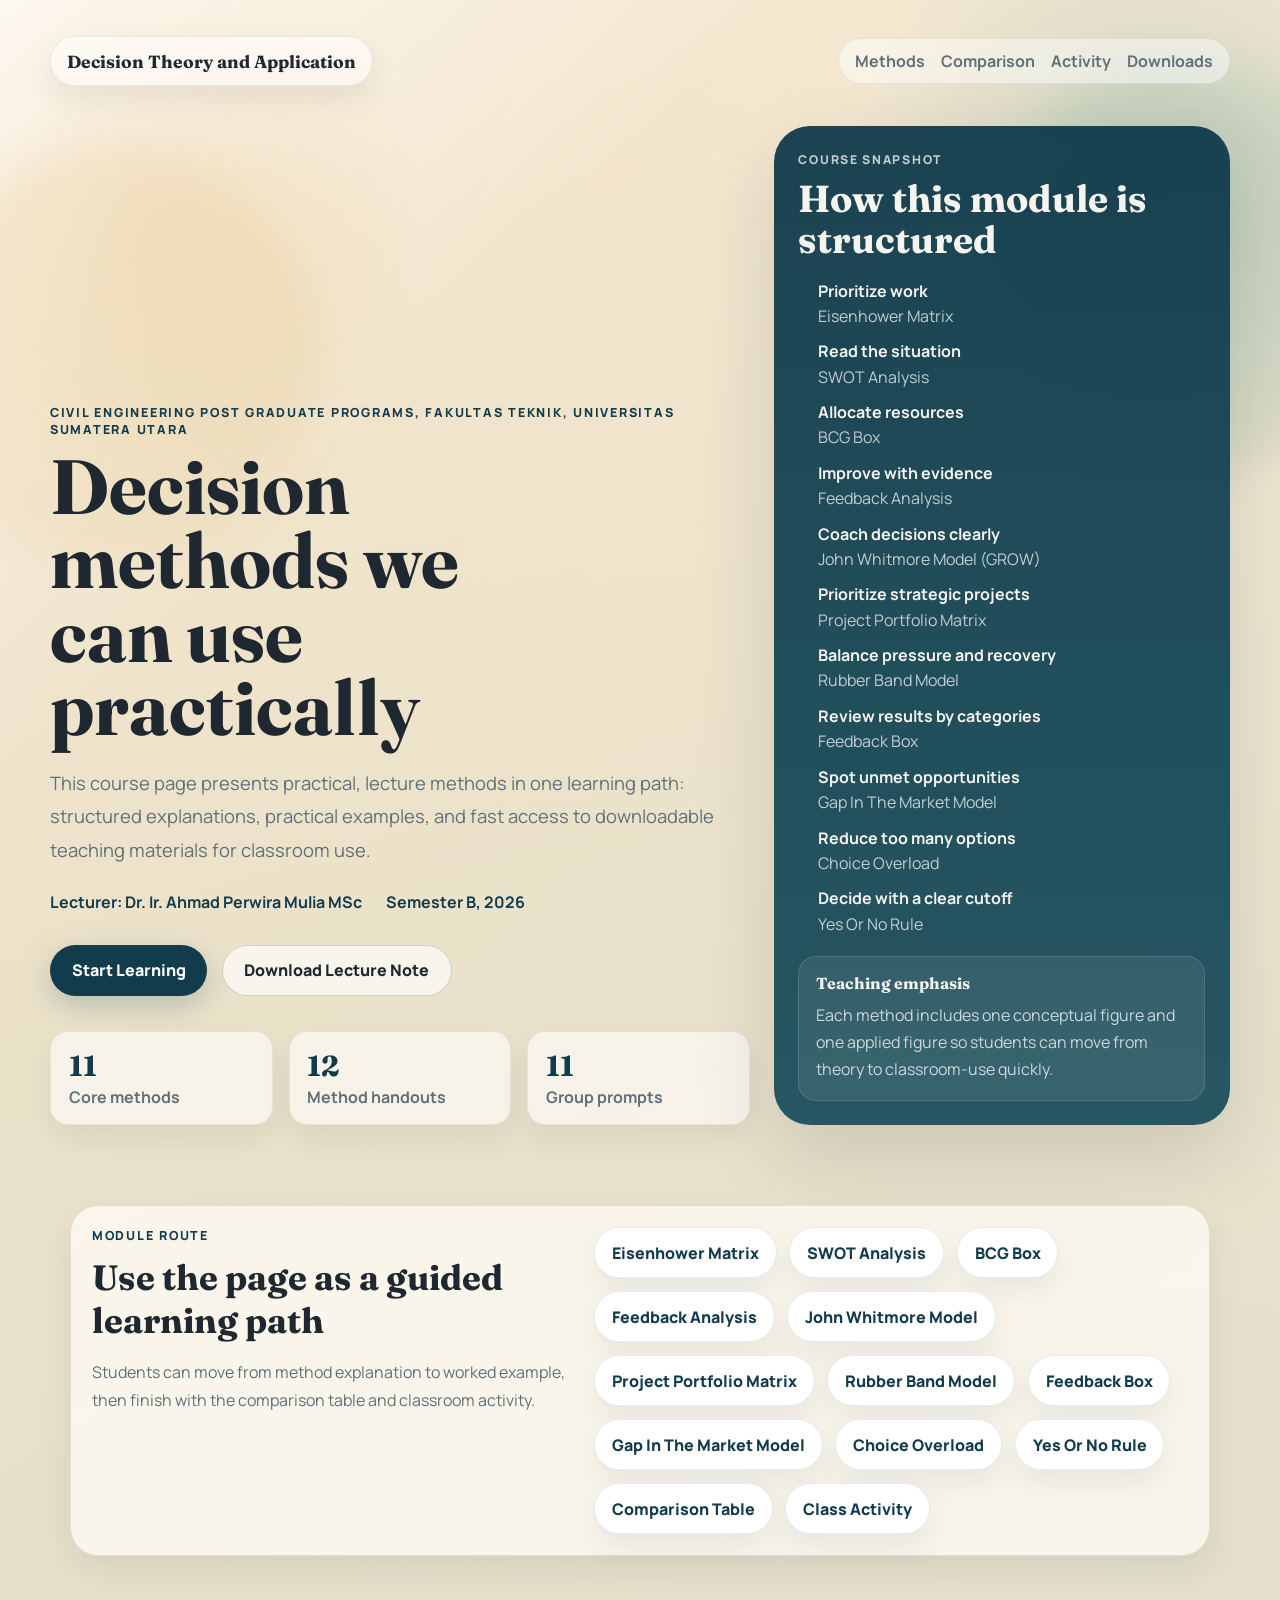
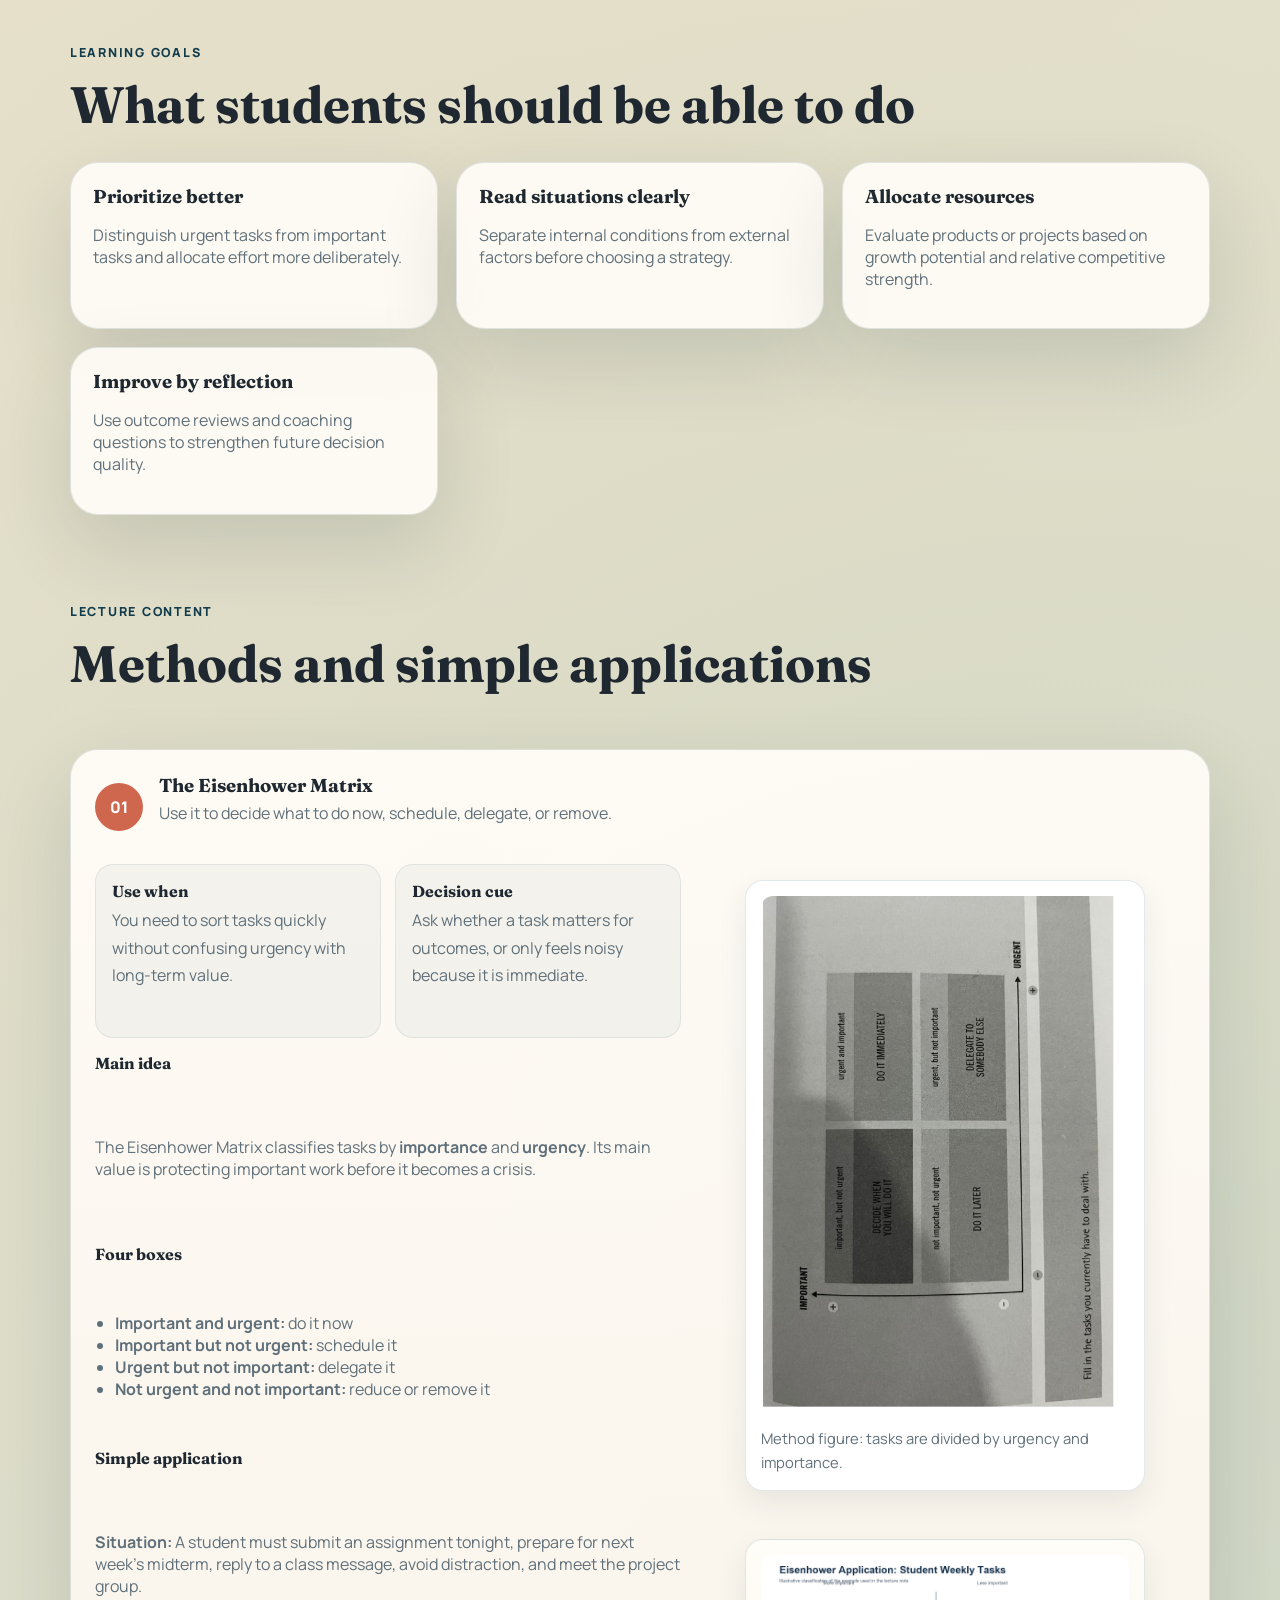
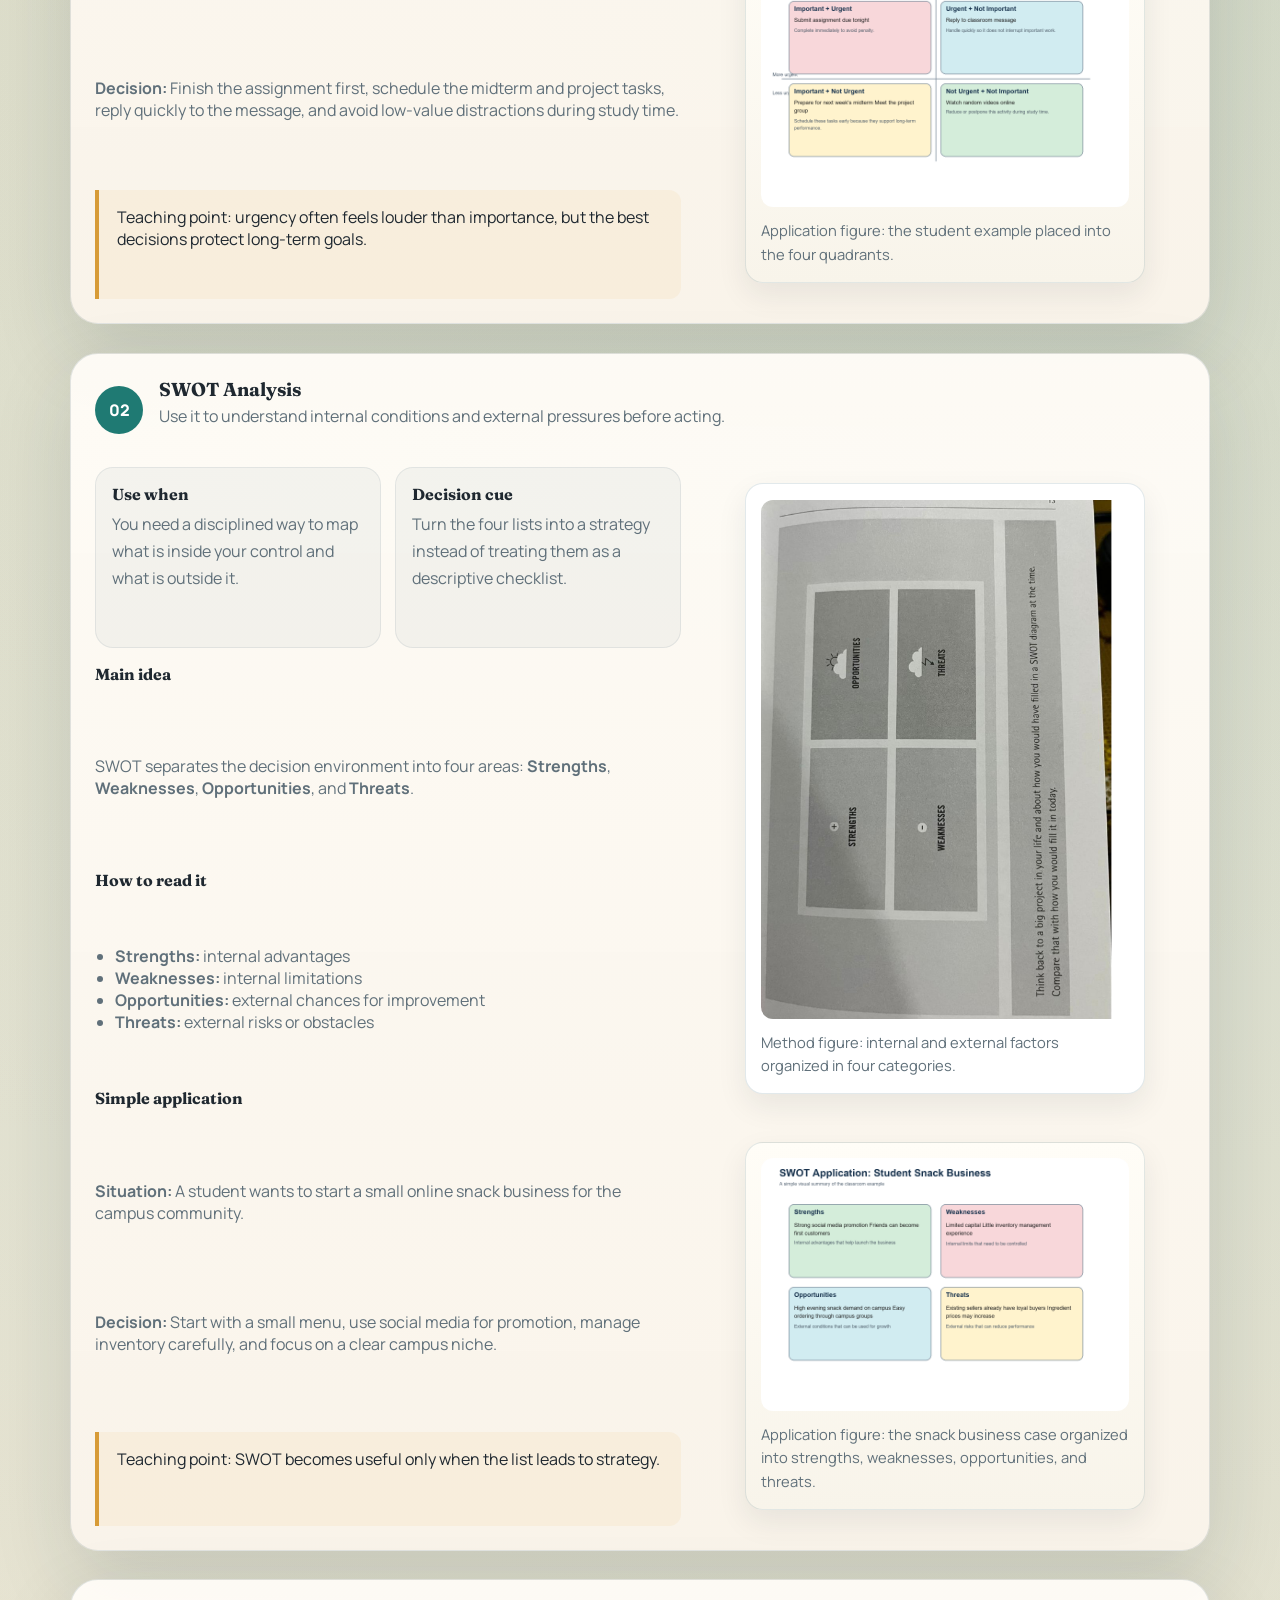
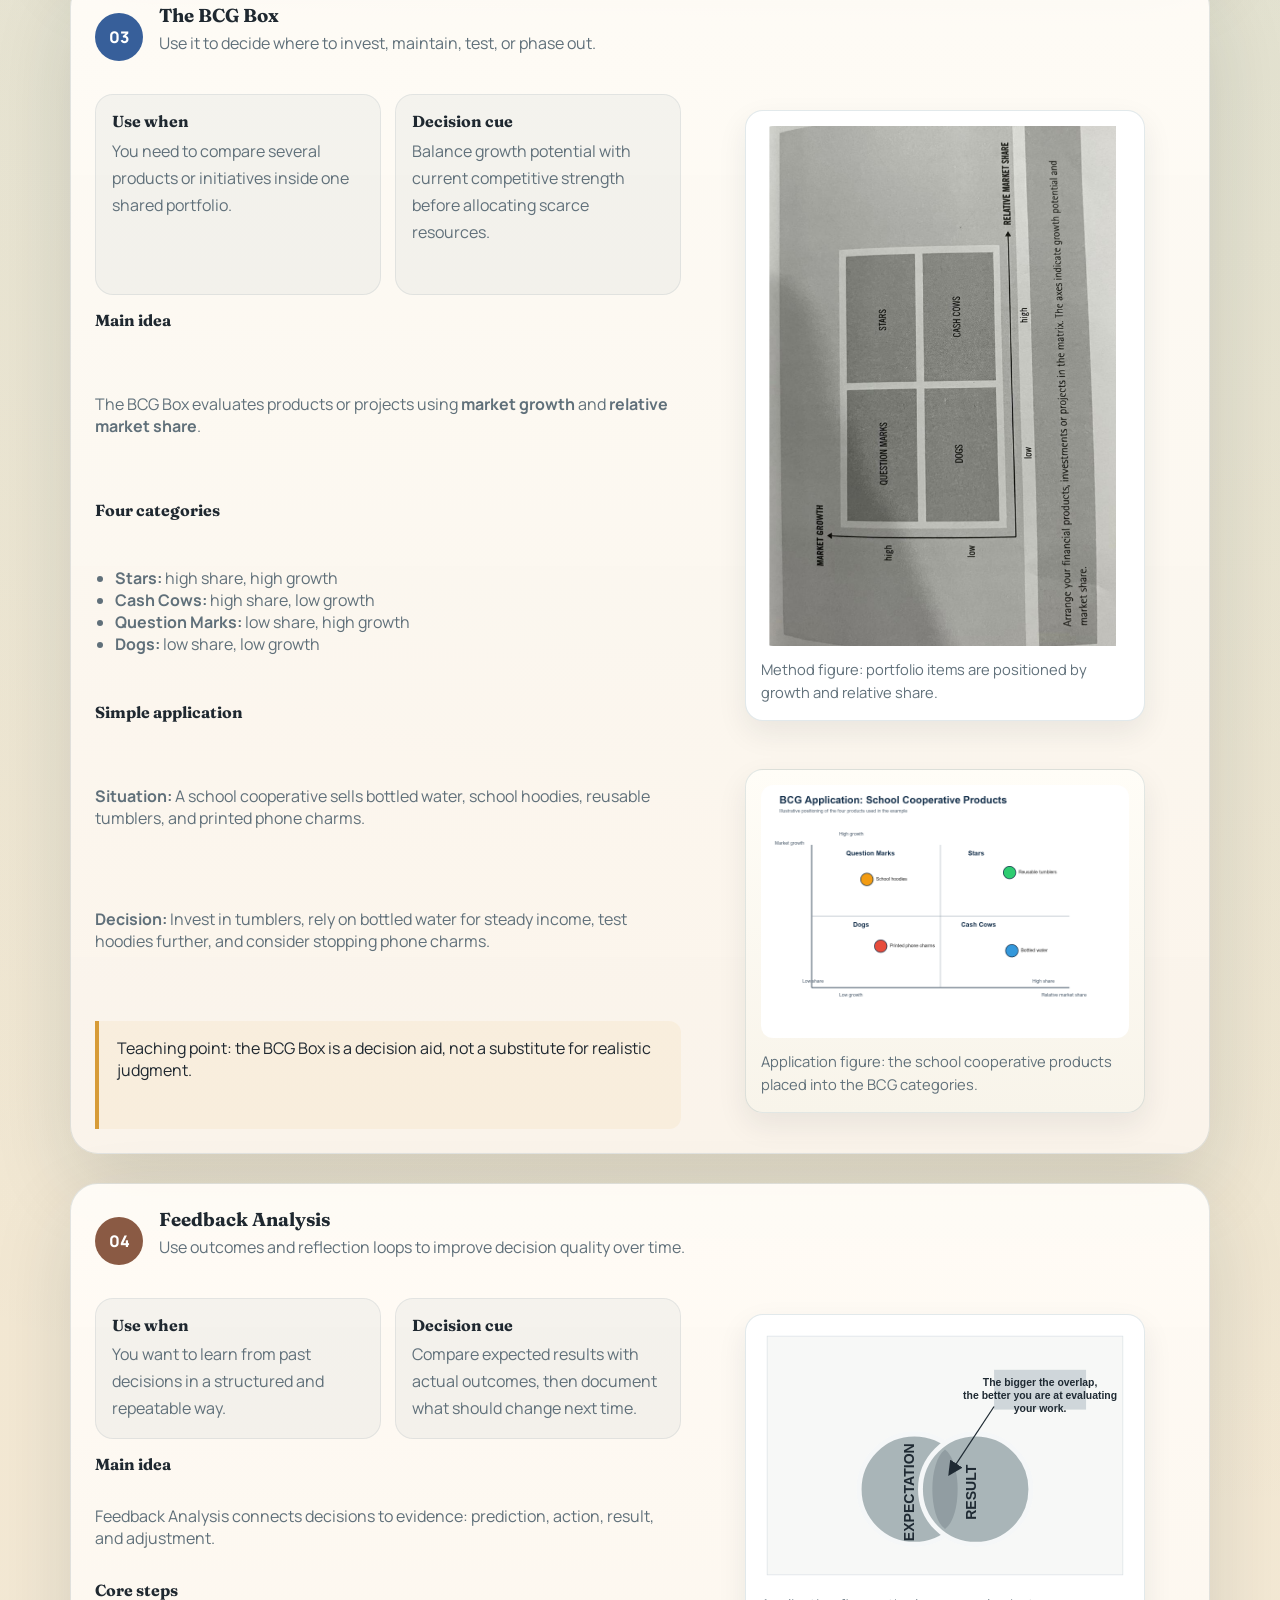
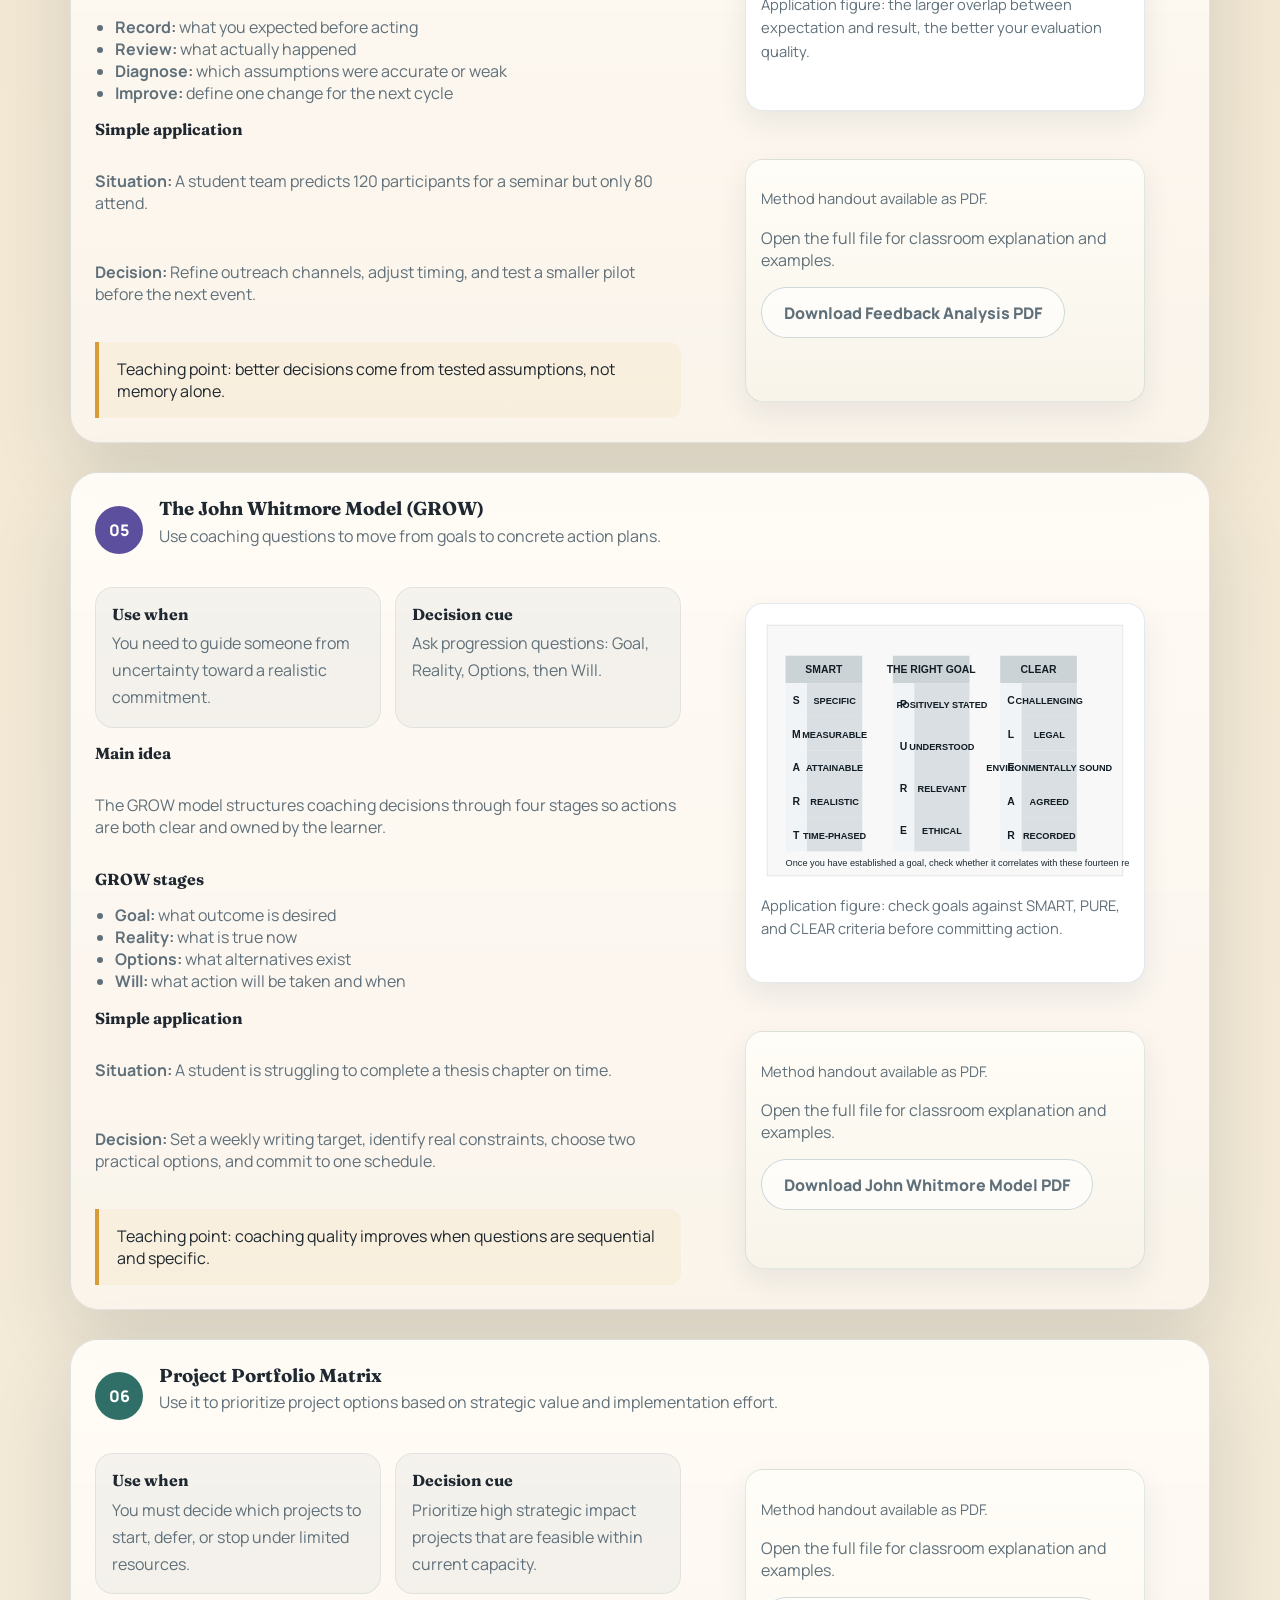
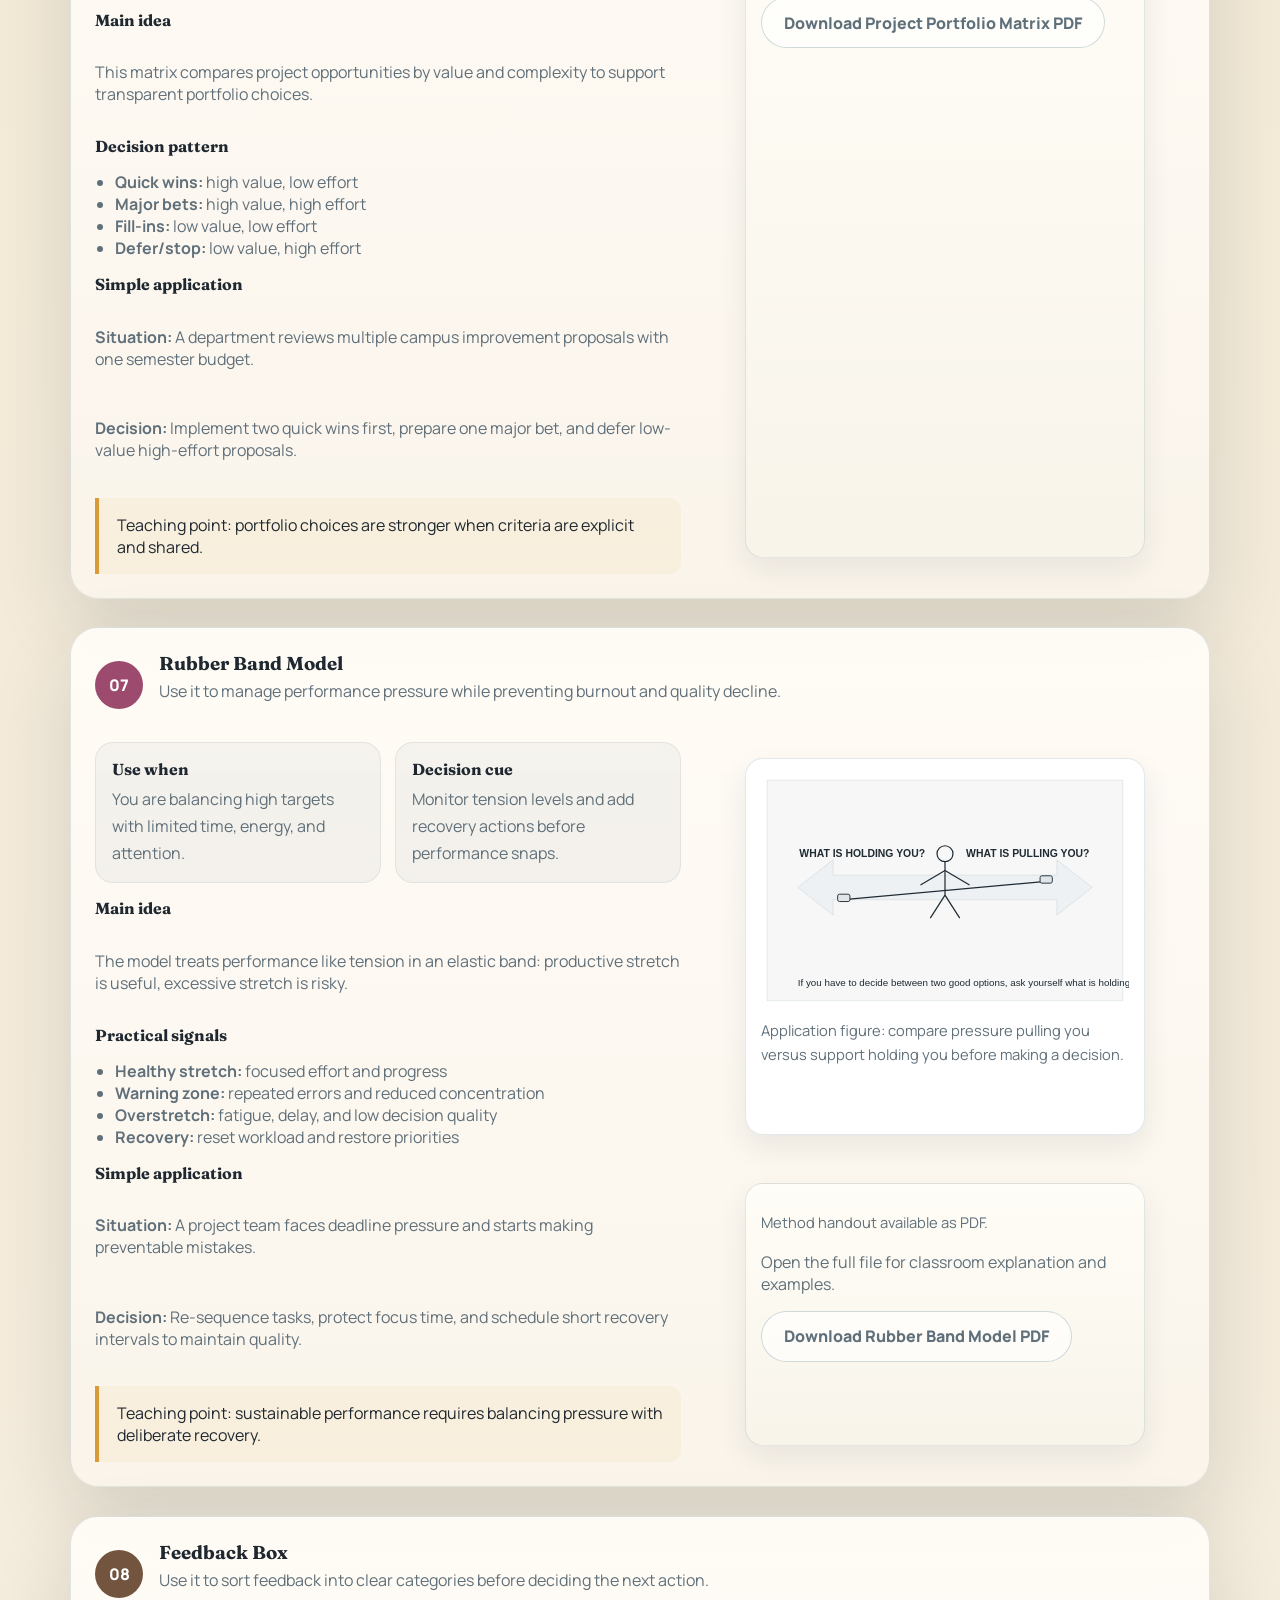
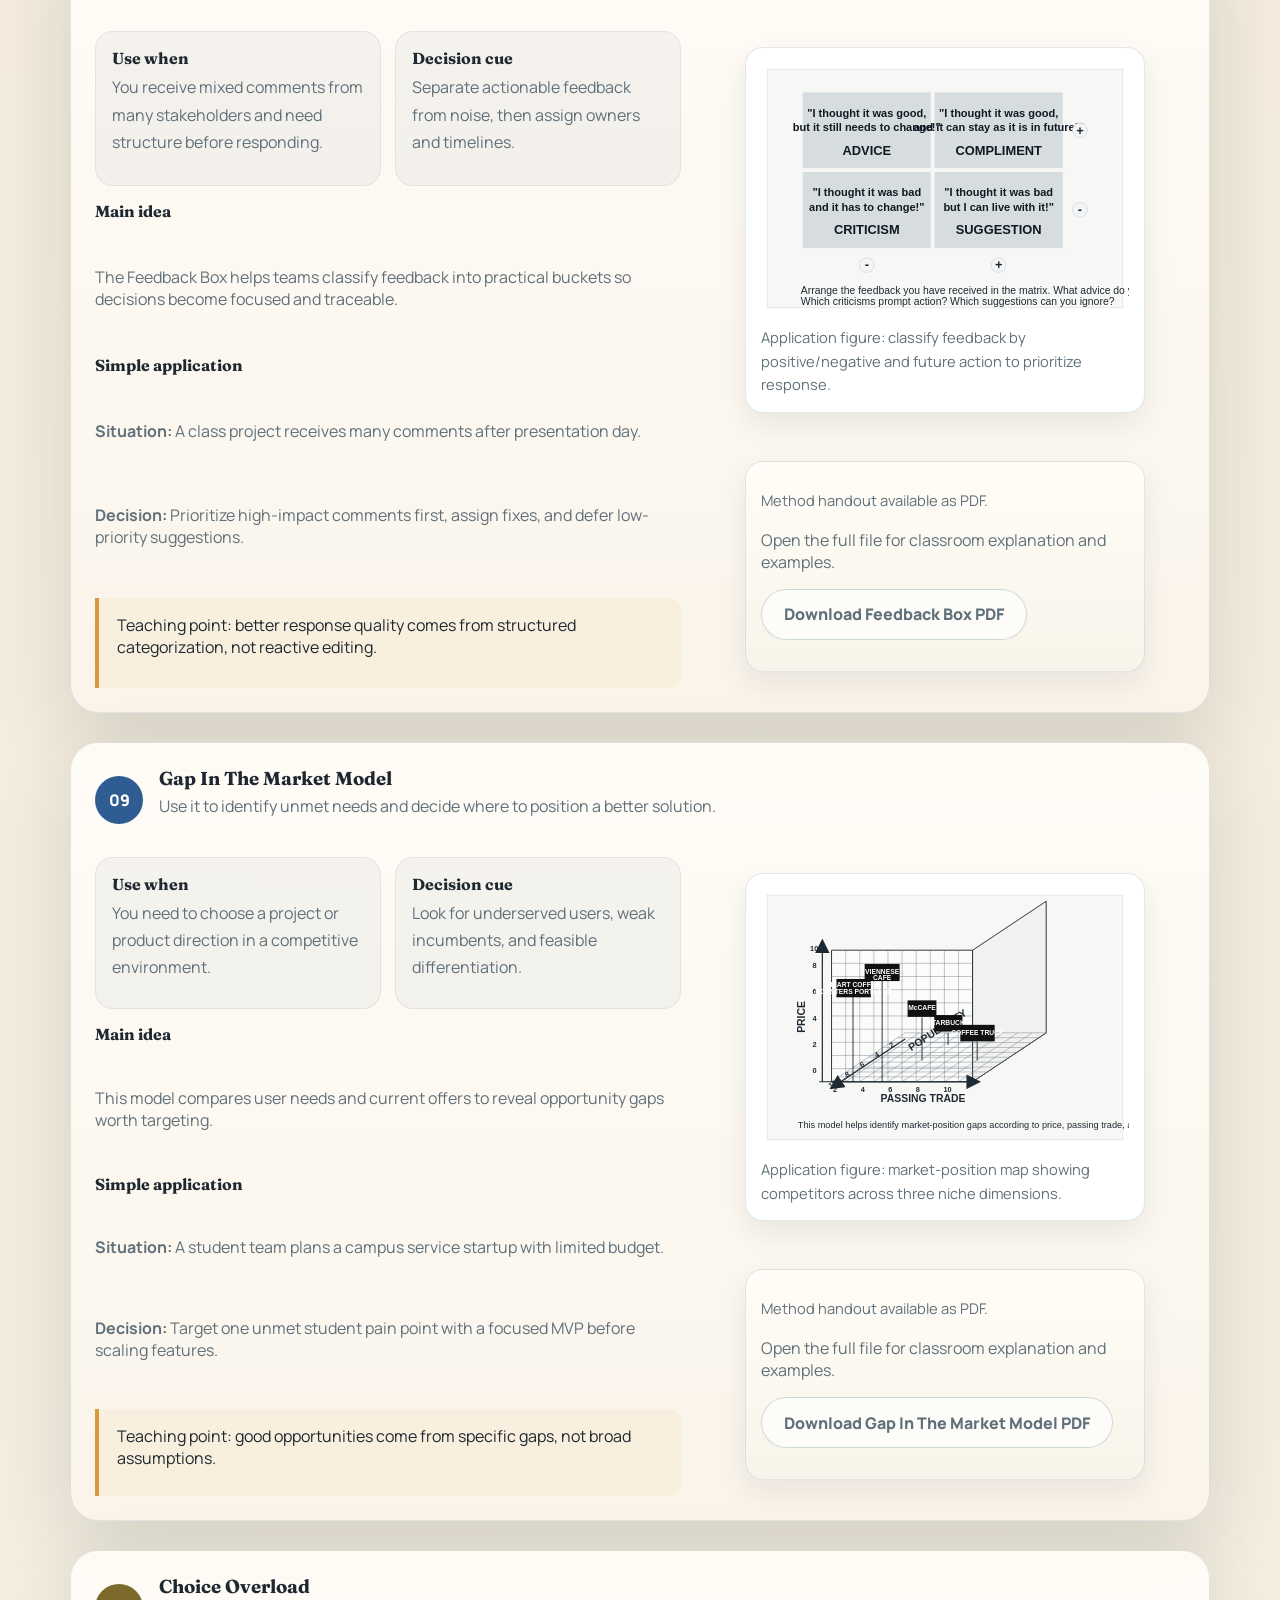
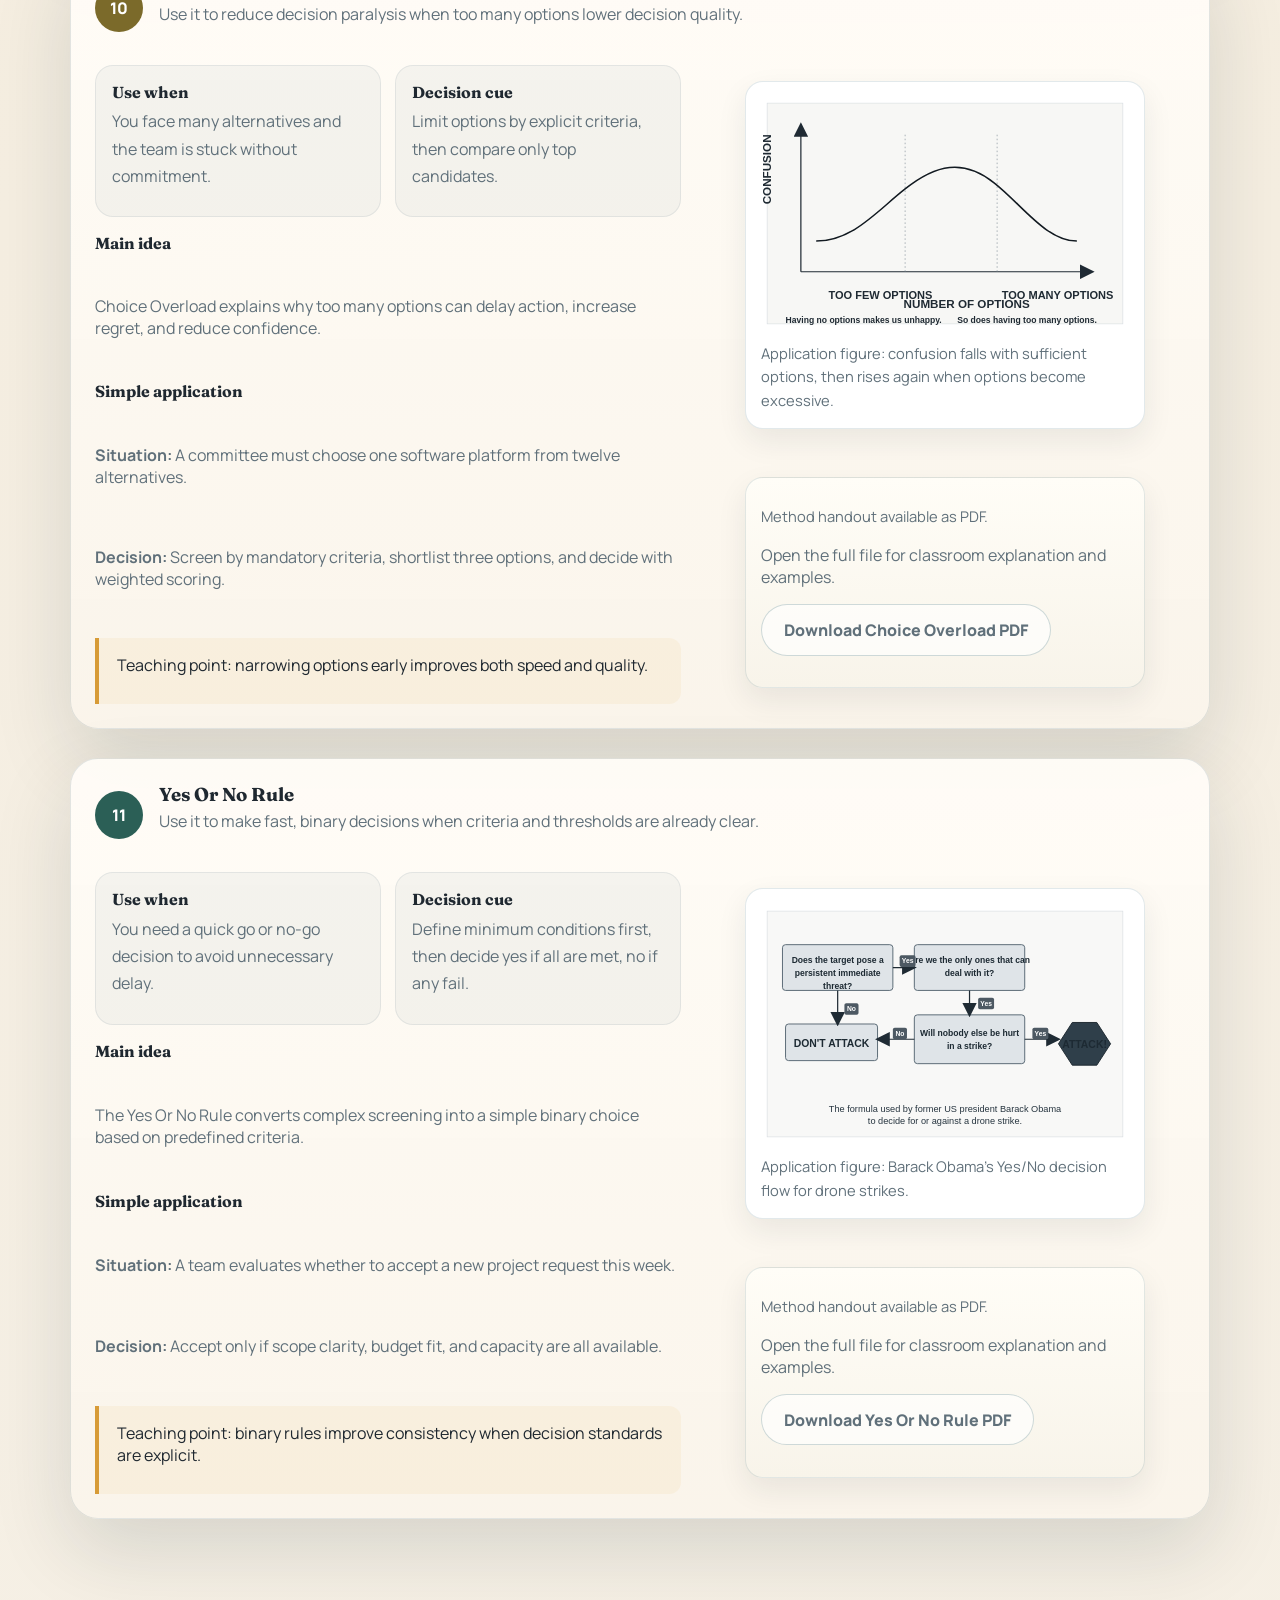
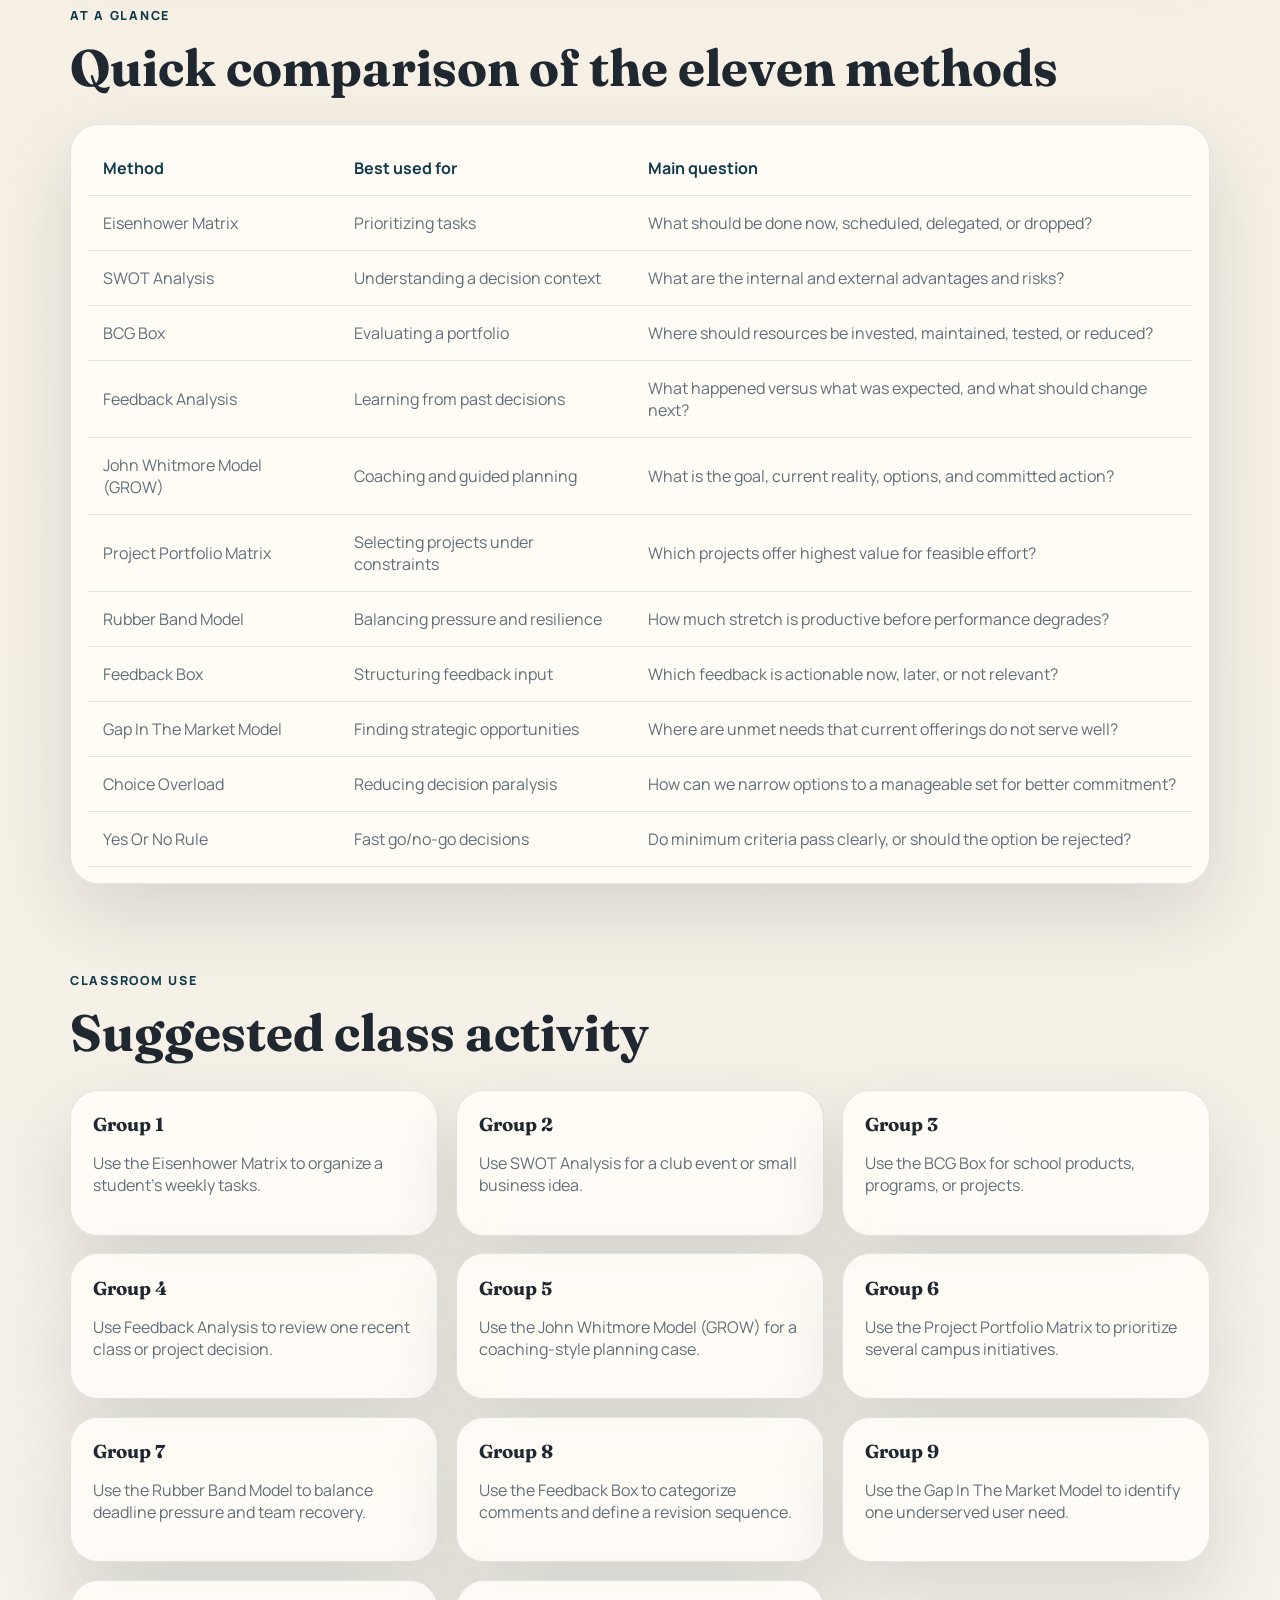
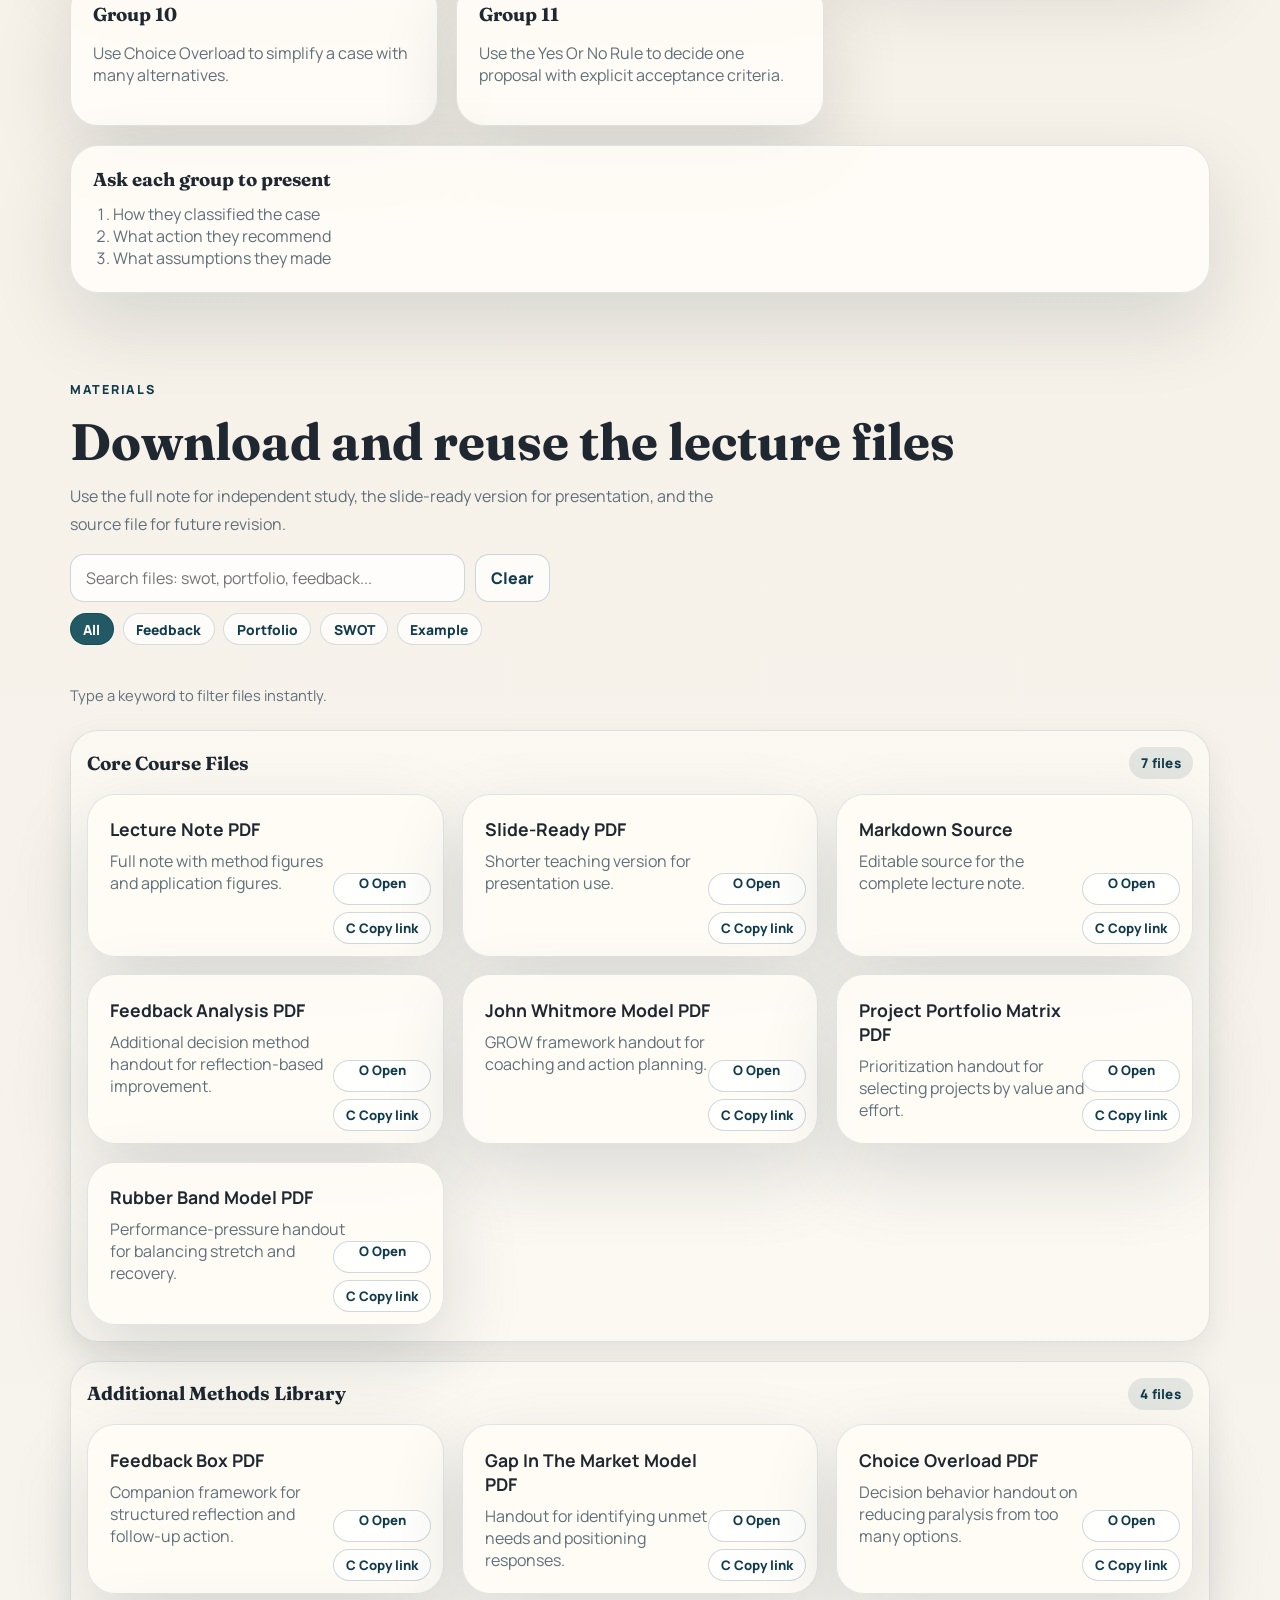
<file: index.html>
<!doctype html>
<html lang="en">
<head>
  <meta charset="utf-8">
  <meta name="viewport" content="width=device-width, initial-scale=1">
  <title>Decision Theory and Application</title>
  <meta name="description" content="Lecture website for eleven decision-making methods including Eisenhower Matrix, SWOT Analysis, BCG Box, Feedback Analysis, John Whitmore Model, Project Portfolio Matrix, Rubber Band Model, Feedback Box, Gap In The Market Model, Choice Overload, and Yes Or No Rule.">
  <link rel="icon" type="image/svg+xml" href="favicon.svg">
  <link rel="preconnect" href="https://fonts.googleapis.com">
  <link rel="preconnect" href="https://fonts.gstatic.com" crossorigin>
  <link href="https://fonts.googleapis.com/css2?family=Fraunces:opsz,wght@9..144,600;9..144,700&family=Manrope:wght@400;500;700;800&display=swap" rel="stylesheet">
  <link rel="stylesheet" href="styles.css?v=20260630b">
</head>
<body>
  <header class="hero" id="top">
    <div class="hero__mesh"></div>
    <div class="hero__glow hero__glow--left"></div>
    <div class="hero__glow hero__glow--right"></div>
    <nav class="topbar">
      <a class="topbar__brand" href="#top">Decision Theory and Application</a>
      <div class="topbar__links">
        <a href="#methods">Methods</a>
        <a href="#comparison">Comparison</a>
        <a href="#activity">Activity</a>
        <a href="#downloads">Downloads</a>
      </div>
    </nav>
    <div class="hero__grid">
      <div class="hero__content">
        <p class="eyebrow">Civil Engineering Post Graduate Programs, Fakultas Teknik, Universitas Sumatera Utara</p>
        <h1>Decision methods we can use practically</h1>
        <p class="hero__lede">This course page presents practical, lecture methods in one learning path: structured explanations, practical examples, and fast access to downloadable teaching materials for classroom use.</p>
        <div class="hero__meta">
          <span>Lecturer: Dr. Ir. Ahmad Perwira Mulia MSc</span>
          <span>Semester B, 2026</span>
        </div>
        <div class="hero__actions">
          <a class="button button--primary" href="#methods">Start Learning</a>
          <a class="button button--ghost" href="class-notes-seven-methods.pdf">Download Lecture Note</a>
        </div>
        <div class="hero__metrics">
          <article class="metric-card">
            <strong>11</strong>
            <span>Core methods</span>
          </article>
          <article class="metric-card">
            <strong>12</strong>
            <span>Method handouts</span>
          </article>
          <article class="metric-card">
            <strong>11</strong>
            <span>Group prompts</span>
          </article>
        </div>
      </div>
      <aside class="hero__panel">
        <p class="hero__panel-label">Course Snapshot</p>
        <h2>How this module is structured</h2>
        <ol class="hero__sequence">
          <li>
            <strong>Prioritize work</strong>
            <span>Eisenhower Matrix</span>
          </li>
          <li>
            <strong>Read the situation</strong>
            <span>SWOT Analysis</span>
          </li>
          <li>
            <strong>Allocate resources</strong>
            <span>BCG Box</span>
          </li>
          <li>
            <strong>Improve with evidence</strong>
            <span>Feedback Analysis</span>
          </li>
          <li>
            <strong>Coach decisions clearly</strong>
            <span>John Whitmore Model (GROW)</span>
          </li>
          <li>
            <strong>Prioritize strategic projects</strong>
            <span>Project Portfolio Matrix</span>
          </li>
          <li>
            <strong>Balance pressure and recovery</strong>
            <span>Rubber Band Model</span>
          </li>
          <li>
            <strong>Review results by categories</strong>
            <span>Feedback Box</span>
          </li>
          <li>
            <strong>Spot unmet opportunities</strong>
            <span>Gap In The Market Model</span>
          </li>
          <li>
            <strong>Reduce too many options</strong>
            <span>Choice Overload</span>
          </li>
          <li>
            <strong>Decide with a clear cutoff</strong>
            <span>Yes Or No Rule</span>
          </li>
        </ol>
        <div class="hero__panel-note">
          <h3>Teaching emphasis</h3>
          <p>Each method includes one conceptual figure and one applied figure so students can move from theory to classroom-use quickly.</p>
        </div>
      </aside>
    </div>
  </header>

  <main>
    <section class="navigator section">
      <div class="navigator__shell">
        <div class="navigator__copy">
          <p class="eyebrow">Module Route</p>
          <h2>Use the page as a guided learning path</h2>
          <p>Students can move from method explanation to worked example, then finish with the comparison table and classroom activity.</p>
        </div>
        <div class="navigator__links">
          <a class="navigator__pill" href="#eisenhower">Eisenhower Matrix</a>
          <a class="navigator__pill" href="#swot">SWOT Analysis</a>
          <a class="navigator__pill" href="#bcg">BCG Box</a>
          <a class="navigator__pill" href="#feedback">Feedback Analysis</a>
          <a class="navigator__pill" href="#whitmore">John Whitmore Model</a>
          <a class="navigator__pill" href="#portfolio">Project Portfolio Matrix</a>
          <a class="navigator__pill" href="#rubber-band">Rubber Band Model</a>
          <a class="navigator__pill" href="#feedback-box">Feedback Box</a>
          <a class="navigator__pill" href="#market-gap">Gap In The Market Model</a>
          <a class="navigator__pill" href="#choice-overload">Choice Overload</a>
          <a class="navigator__pill" href="#yes-no-rule">Yes Or No Rule</a>
          <a class="navigator__pill" href="#comparison">Comparison Table</a>
          <a class="navigator__pill" href="#activity">Class Activity</a>
        </div>
      </div>
    </section>

    <section class="overview section">
      <div class="section__intro">
        <p class="eyebrow">Learning Goals</p>
        <h2>What students should be able to do</h2>
      </div>
      <div class="goal-grid">
        <article class="goal-card">
          <h3>Prioritize better</h3>
          <p>Distinguish urgent tasks from important tasks and allocate effort more deliberately.</p>
        </article>
        <article class="goal-card">
          <h3>Read situations clearly</h3>
          <p>Separate internal conditions from external factors before choosing a strategy.</p>
        </article>
        <article class="goal-card">
          <h3>Allocate resources</h3>
          <p>Evaluate products or projects based on growth potential and relative competitive strength.</p>
        </article>
        <article class="goal-card">
          <h3>Improve by reflection</h3>
          <p>Use outcome reviews and coaching questions to strengthen future decision quality.</p>
        </article>
      </div>
    </section>

    <section class="methods section" id="methods">
      <div class="section__intro">
        <p class="eyebrow">Lecture Content</p>
        <h2>Methods and simple applications</h2>
      </div>

      <article class="method-card method-card--eisenhower" id="eisenhower">
        <div class="method-card__header">
          <span class="method-card__number">01</span>
          <div>
            <h3>The Eisenhower Matrix</h3>
            <p class="method-card__tagline">Use it to decide what to do now, schedule, delegate, or remove.</p>
          </div>
        </div>
        <div class="method-card__grid">
          <div class="method-card__content">
            <div class="method-card__support-grid">
              <article class="support-card">
                <h4>Use when</h4>
                <p>You need to sort tasks quickly without confusing urgency with long-term value.</p>
              </article>
              <article class="support-card">
                <h4>Decision cue</h4>
                <p>Ask whether a task matters for outcomes, or only feels noisy because it is immediate.</p>
              </article>
            </div>
            <h4>Main idea</h4>
            <p>The Eisenhower Matrix classifies tasks by <strong>importance</strong> and <strong>urgency</strong>. Its main value is protecting important work before it becomes a crisis.</p>
            <h4>Four boxes</h4>
            <ul>
              <li><strong>Important and urgent:</strong> do it now</li>
              <li><strong>Important but not urgent:</strong> schedule it</li>
              <li><strong>Urgent but not important:</strong> delegate it</li>
              <li><strong>Not urgent and not important:</strong> reduce or remove it</li>
            </ul>
            <h4>Simple application</h4>
            <p><strong>Situation:</strong> A student must submit an assignment tonight, prepare for next week&rsquo;s midterm, reply to a class message, avoid distraction, and meet the project group.</p>
            <p><strong>Decision:</strong> Finish the assignment first, schedule the midterm and project tasks, reply quickly to the message, and avoid low-value distractions during study time.</p>
            <blockquote>Teaching point: urgency often feels louder than importance, but the best decisions protect long-term goals.</blockquote>
          </div>
          <div class="method-card__visuals">
            <figure class="figure-card">
              <img src="rendered/the_einshower_matrix_p2.png" alt="Diagram of the Eisenhower Matrix.">
              <figcaption>Method figure: tasks are divided by urgency and importance.</figcaption>
            </figure>
            <figure class="figure-card figure-card--application">
              <img src="application-figures/eisenhower-student-application.png" alt="Application example of the Eisenhower Matrix for a student.">
              <figcaption>Application figure: the student example placed into the four quadrants.</figcaption>
            </figure>
          </div>
        </div>
      </article>

      <article class="method-card method-card--swot" id="swot">
        <div class="method-card__header">
          <span class="method-card__number">02</span>
          <div>
            <h3>SWOT Analysis</h3>
            <p class="method-card__tagline">Use it to understand internal conditions and external pressures before acting.</p>
          </div>
        </div>
        <div class="method-card__grid">
          <div class="method-card__content">
            <div class="method-card__support-grid">
              <article class="support-card">
                <h4>Use when</h4>
                <p>You need a disciplined way to map what is inside your control and what is outside it.</p>
              </article>
              <article class="support-card">
                <h4>Decision cue</h4>
                <p>Turn the four lists into a strategy instead of treating them as a descriptive checklist.</p>
              </article>
            </div>
            <h4>Main idea</h4>
            <p>SWOT separates the decision environment into four areas: <strong>Strengths</strong>, <strong>Weaknesses</strong>, <strong>Opportunities</strong>, and <strong>Threats</strong>.</p>
            <h4>How to read it</h4>
            <ul>
              <li><strong>Strengths:</strong> internal advantages</li>
              <li><strong>Weaknesses:</strong> internal limitations</li>
              <li><strong>Opportunities:</strong> external chances for improvement</li>
              <li><strong>Threats:</strong> external risks or obstacles</li>
            </ul>
            <h4>Simple application</h4>
            <p><strong>Situation:</strong> A student wants to start a small online snack business for the campus community.</p>
            <p><strong>Decision:</strong> Start with a small menu, use social media for promotion, manage inventory carefully, and focus on a clear campus niche.</p>
            <blockquote>Teaching point: SWOT becomes useful only when the list leads to strategy.</blockquote>
          </div>
          <div class="method-card__visuals">
            <figure class="figure-card">
              <img src="rendered/the_swot_analysis_p2.png" alt="Diagram of SWOT Analysis.">
              <figcaption>Method figure: internal and external factors organized in four categories.</figcaption>
            </figure>
            <figure class="figure-card figure-card--application">
              <img src="application-figures/swot-student-business-application.png" alt="Application example of SWOT Analysis for a student snack business.">
              <figcaption>Application figure: the snack business case organized into strengths, weaknesses, opportunities, and threats.</figcaption>
            </figure>
          </div>
        </div>
      </article>

      <article class="method-card method-card--bcg" id="bcg">
        <div class="method-card__header">
          <span class="method-card__number">03</span>
          <div>
            <h3>The BCG Box</h3>
            <p class="method-card__tagline">Use it to decide where to invest, maintain, test, or phase out.</p>
          </div>
        </div>
        <div class="method-card__grid">
          <div class="method-card__content">
            <div class="method-card__support-grid">
              <article class="support-card">
                <h4>Use when</h4>
                <p>You need to compare several products or initiatives inside one shared portfolio.</p>
              </article>
              <article class="support-card">
                <h4>Decision cue</h4>
                <p>Balance growth potential with current competitive strength before allocating scarce resources.</p>
              </article>
            </div>
            <h4>Main idea</h4>
            <p>The BCG Box evaluates products or projects using <strong>market growth</strong> and <strong>relative market share</strong>.</p>
            <h4>Four categories</h4>
            <ul>
              <li><strong>Stars:</strong> high share, high growth</li>
              <li><strong>Cash Cows:</strong> high share, low growth</li>
              <li><strong>Question Marks:</strong> low share, high growth</li>
              <li><strong>Dogs:</strong> low share, low growth</li>
            </ul>
            <h4>Simple application</h4>
            <p><strong>Situation:</strong> A school cooperative sells bottled water, school hoodies, reusable tumblers, and printed phone charms.</p>
            <p><strong>Decision:</strong> Invest in tumblers, rely on bottled water for steady income, test hoodies further, and consider stopping phone charms.</p>
            <blockquote>Teaching point: the BCG Box is a decision aid, not a substitute for realistic judgment.</blockquote>
          </div>
          <div class="method-card__visuals">
            <figure class="figure-card">
              <img src="rendered/the_BCG_box_p2.png" alt="Diagram of the BCG Box.">
              <figcaption>Method figure: portfolio items are positioned by growth and relative share.</figcaption>
            </figure>
            <figure class="figure-card figure-card--application">
              <img src="application-figures/bcg-school-coop-application.png" alt="Application example of the BCG Box for school cooperative products.">
              <figcaption>Application figure: the school cooperative products placed into the BCG categories.</figcaption>
            </figure>
          </div>
        </div>
      </article>

      <article class="method-card method-card--feedback" id="feedback">
        <div class="method-card__header">
          <span class="method-card__number">04</span>
          <div>
            <h3>Feedback Analysis</h3>
            <p class="method-card__tagline">Use outcomes and reflection loops to improve decision quality over time.</p>
          </div>
        </div>
        <div class="method-card__grid">
          <div class="method-card__content">
            <div class="method-card__support-grid">
              <article class="support-card">
                <h4>Use when</h4>
                <p>You want to learn from past decisions in a structured and repeatable way.</p>
              </article>
              <article class="support-card">
                <h4>Decision cue</h4>
                <p>Compare expected results with actual outcomes, then document what should change next time.</p>
              </article>
            </div>
            <h4>Main idea</h4>
            <p>Feedback Analysis connects decisions to evidence: prediction, action, result, and adjustment.</p>
            <h4>Core steps</h4>
            <ul>
              <li><strong>Record:</strong> what you expected before acting</li>
              <li><strong>Review:</strong> what actually happened</li>
              <li><strong>Diagnose:</strong> which assumptions were accurate or weak</li>
              <li><strong>Improve:</strong> define one change for the next cycle</li>
            </ul>
            <h4>Simple application</h4>
            <p><strong>Situation:</strong> A student team predicts 120 participants for a seminar but only 80 attend.</p>
            <p><strong>Decision:</strong> Refine outreach channels, adjust timing, and test a smaller pilot before the next event.</p>
            <blockquote>Teaching point: better decisions come from tested assumptions, not memory alone.</blockquote>
          </div>
          <div class="method-card__visuals">
            <figure class="figure-card">
              <img src="application-figures/feedback-analysis-expectation-result-overlap.svg" alt="Feedback Analysis figure comparing expectation and result overlap.">
              <figcaption>Application figure: the larger overlap between expectation and result, the better your evaluation quality.</figcaption>
            </figure>
            <figure class="figure-card figure-card--application">
              <figcaption>Method handout available as PDF.</figcaption>
              <p>Open the full file for classroom explanation and examples.</p>
              <p><a class="button button--ghost" href="THE FEEDBACK ANALYSIS.pdf">Download Feedback Analysis PDF</a></p>
            </figure>
          </div>
        </div>
      </article>

      <article class="method-card method-card--whitmore" id="whitmore">
        <div class="method-card__header">
          <span class="method-card__number">05</span>
          <div>
            <h3>The John Whitmore Model (GROW)</h3>
            <p class="method-card__tagline">Use coaching questions to move from goals to concrete action plans.</p>
          </div>
        </div>
        <div class="method-card__grid">
          <div class="method-card__content">
            <div class="method-card__support-grid">
              <article class="support-card">
                <h4>Use when</h4>
                <p>You need to guide someone from uncertainty toward a realistic commitment.</p>
              </article>
              <article class="support-card">
                <h4>Decision cue</h4>
                <p>Ask progression questions: Goal, Reality, Options, then Will.</p>
              </article>
            </div>
            <h4>Main idea</h4>
            <p>The GROW model structures coaching decisions through four stages so actions are both clear and owned by the learner.</p>
            <h4>GROW stages</h4>
            <ul>
              <li><strong>Goal:</strong> what outcome is desired</li>
              <li><strong>Reality:</strong> what is true now</li>
              <li><strong>Options:</strong> what alternatives exist</li>
              <li><strong>Will:</strong> what action will be taken and when</li>
            </ul>
            <h4>Simple application</h4>
            <p><strong>Situation:</strong> A student is struggling to complete a thesis chapter on time.</p>
            <p><strong>Decision:</strong> Set a weekly writing target, identify real constraints, choose two practical options, and commit to one schedule.</p>
            <blockquote>Teaching point: coaching quality improves when questions are sequential and specific.</blockquote>
          </div>
          <div class="method-card__visuals">
            <figure class="figure-card">
              <img src="application-figures/whitmore-smart-pure-clear-matrix.svg" alt="SMART, PURE, and CLEAR goal-check matrix for coaching decisions.">
              <figcaption>Application figure: check goals against SMART, PURE, and CLEAR criteria before committing action.</figcaption>
            </figure>
            <figure class="figure-card figure-card--application">
              <figcaption>Method handout available as PDF.</figcaption>
              <p>Open the full file for classroom explanation and examples.</p>
              <p><a class="button button--ghost" href="THE JOHN WHITMORE MODEL.pdf">Download John Whitmore Model PDF</a></p>
            </figure>
          </div>
        </div>
      </article>

      <article class="method-card method-card--portfolio" id="portfolio">
        <div class="method-card__header">
          <span class="method-card__number">06</span>
          <div>
            <h3>Project Portfolio Matrix</h3>
            <p class="method-card__tagline">Use it to prioritize project options based on strategic value and implementation effort.</p>
          </div>
        </div>
        <div class="method-card__grid">
          <div class="method-card__content">
            <div class="method-card__support-grid">
              <article class="support-card">
                <h4>Use when</h4>
                <p>You must decide which projects to start, defer, or stop under limited resources.</p>
              </article>
              <article class="support-card">
                <h4>Decision cue</h4>
                <p>Prioritize high strategic impact projects that are feasible within current capacity.</p>
              </article>
            </div>
            <h4>Main idea</h4>
            <p>This matrix compares project opportunities by value and complexity to support transparent portfolio choices.</p>
            <h4>Decision pattern</h4>
            <ul>
              <li><strong>Quick wins:</strong> high value, low effort</li>
              <li><strong>Major bets:</strong> high value, high effort</li>
              <li><strong>Fill-ins:</strong> low value, low effort</li>
              <li><strong>Defer/stop:</strong> low value, high effort</li>
            </ul>
            <h4>Simple application</h4>
            <p><strong>Situation:</strong> A department reviews multiple campus improvement proposals with one semester budget.</p>
            <p><strong>Decision:</strong> Implement two quick wins first, prepare one major bet, and defer low-value high-effort proposals.</p>
            <blockquote>Teaching point: portfolio choices are stronger when criteria are explicit and shared.</blockquote>
          </div>
          <div class="method-card__visuals">
            <figure class="figure-card figure-card--application">
              <figcaption>Method handout available as PDF.</figcaption>
              <p>Open the full file for classroom explanation and examples.</p>
              <p><a class="button button--ghost" href="THE PROJECT PORTOFOLIO MATRIX.pdf">Download Project Portfolio Matrix PDF</a></p>
            </figure>
          </div>
        </div>
      </article>

      <article class="method-card method-card--rubber" id="rubber-band">
        <div class="method-card__header">
          <span class="method-card__number">07</span>
          <div>
            <h3>Rubber Band Model</h3>
            <p class="method-card__tagline">Use it to manage performance pressure while preventing burnout and quality decline.</p>
          </div>
        </div>
        <div class="method-card__grid">
          <div class="method-card__content">
            <div class="method-card__support-grid">
              <article class="support-card">
                <h4>Use when</h4>
                <p>You are balancing high targets with limited time, energy, and attention.</p>
              </article>
              <article class="support-card">
                <h4>Decision cue</h4>
                <p>Monitor tension levels and add recovery actions before performance snaps.</p>
              </article>
            </div>
            <h4>Main idea</h4>
            <p>The model treats performance like tension in an elastic band: productive stretch is useful, excessive stretch is risky.</p>
            <h4>Practical signals</h4>
            <ul>
              <li><strong>Healthy stretch:</strong> focused effort and progress</li>
              <li><strong>Warning zone:</strong> repeated errors and reduced concentration</li>
              <li><strong>Overstretch:</strong> fatigue, delay, and low decision quality</li>
              <li><strong>Recovery:</strong> reset workload and restore priorities</li>
            </ul>
            <h4>Simple application</h4>
            <p><strong>Situation:</strong> A project team faces deadline pressure and starts making preventable mistakes.</p>
            <p><strong>Decision:</strong> Re-sequence tasks, protect focus time, and schedule short recovery intervals to maintain quality.</p>
            <blockquote>Teaching point: sustainable performance requires balancing pressure with deliberate recovery.</blockquote>
          </div>
          <div class="method-card__visuals">
            <figure class="figure-card">
              <img src="application-figures/rubber-band-balance-arrow.svg" alt="Rubber Band Model figure showing what is pulling you and what is holding you on a balancing bar.">
              <figcaption>Application figure: compare pressure pulling you versus support holding you before making a decision.</figcaption>
            </figure>
            <figure class="figure-card figure-card--application">
              <figcaption>Method handout available as PDF.</figcaption>
              <p>Open the full file for classroom explanation and examples.</p>
              <p><a class="button button--ghost" href="THE RUBBER BAND MODEL.pdf">Download Rubber Band Model PDF</a></p>
            </figure>
          </div>
        </div>
      </article>

      <article class="method-card method-card--feedback-box" id="feedback-box">
        <div class="method-card__header">
          <span class="method-card__number">08</span>
          <div>
            <h3>Feedback Box</h3>
            <p class="method-card__tagline">Use it to sort feedback into clear categories before deciding the next action.</p>
          </div>
        </div>
        <div class="method-card__grid">
          <div class="method-card__content">
            <div class="method-card__support-grid">
              <article class="support-card">
                <h4>Use when</h4>
                <p>You receive mixed comments from many stakeholders and need structure before responding.</p>
              </article>
              <article class="support-card">
                <h4>Decision cue</h4>
                <p>Separate actionable feedback from noise, then assign owners and timelines.</p>
              </article>
            </div>
            <h4>Main idea</h4>
            <p>The Feedback Box helps teams classify feedback into practical buckets so decisions become focused and traceable.</p>
            <h4>Simple application</h4>
            <p><strong>Situation:</strong> A class project receives many comments after presentation day.</p>
            <p><strong>Decision:</strong> Prioritize high-impact comments first, assign fixes, and defer low-priority suggestions.</p>
            <blockquote>Teaching point: better response quality comes from structured categorization, not reactive editing.</blockquote>
          </div>
          <div class="method-card__visuals">
            <figure class="figure-card">
              <img src="application-figures/feedback-box-matrix.svg" alt="Feedback Box matrix with four quadrants: Advice, Compliment, Criticism, and Suggestion.">
              <figcaption>Application figure: classify feedback by positive/negative and future action to prioritize response.</figcaption>
            </figure>
            <figure class="figure-card figure-card--application">
              <figcaption>Method handout available as PDF.</figcaption>
              <p>Open the full file for classroom explanation and examples.</p>
              <p><a class="button button--ghost" href="THE FEEDBACK BOX.pdf">Download Feedback Box PDF</a></p>
            </figure>
          </div>
        </div>
      </article>

      <article class="method-card method-card--gap" id="market-gap">
        <div class="method-card__header">
          <span class="method-card__number">09</span>
          <div>
            <h3>Gap In The Market Model</h3>
            <p class="method-card__tagline">Use it to identify unmet needs and decide where to position a better solution.</p>
          </div>
        </div>
        <div class="method-card__grid">
          <div class="method-card__content">
            <div class="method-card__support-grid">
              <article class="support-card">
                <h4>Use when</h4>
                <p>You need to choose a project or product direction in a competitive environment.</p>
              </article>
              <article class="support-card">
                <h4>Decision cue</h4>
                <p>Look for underserved users, weak incumbents, and feasible differentiation.</p>
              </article>
            </div>
            <h4>Main idea</h4>
            <p>This model compares user needs and current offers to reveal opportunity gaps worth targeting.</p>
            <h4>Simple application</h4>
            <p><strong>Situation:</strong> A student team plans a campus service startup with limited budget.</p>
            <p><strong>Decision:</strong> Target one unmet student pain point with a focused MVP before scaling features.</p>
            <blockquote>Teaching point: good opportunities come from specific gaps, not broad assumptions.</blockquote>
          </div>
          <div class="method-card__visuals">
            <figure class="figure-card">
              <img src="application-figures/gap-market-competitor-map-3d.svg" alt="3D competitor map for the Gap In The Market model across price, passing trade, and popularity.">
              <figcaption>Application figure: market-position map showing competitors across three niche dimensions.</figcaption>
            </figure>
            <figure class="figure-card figure-card--application">
              <figcaption>Method handout available as PDF.</figcaption>
              <p>Open the full file for classroom explanation and examples.</p>
              <p><a class="button button--ghost" href="THE GAP IN THE MARKET MODEL.pdf">Download Gap In The Market Model PDF</a></p>
            </figure>
          </div>
        </div>
      </article>

      <article class="method-card method-card--choice" id="choice-overload">
        <div class="method-card__header">
          <span class="method-card__number">10</span>
          <div>
            <h3>Choice Overload</h3>
            <p class="method-card__tagline">Use it to reduce decision paralysis when too many options lower decision quality.</p>
          </div>
        </div>
        <div class="method-card__grid">
          <div class="method-card__content">
            <div class="method-card__support-grid">
              <article class="support-card">
                <h4>Use when</h4>
                <p>You face many alternatives and the team is stuck without commitment.</p>
              </article>
              <article class="support-card">
                <h4>Decision cue</h4>
                <p>Limit options by explicit criteria, then compare only top candidates.</p>
              </article>
            </div>
            <h4>Main idea</h4>
            <p>Choice Overload explains why too many options can delay action, increase regret, and reduce confidence.</p>
            <h4>Simple application</h4>
            <p><strong>Situation:</strong> A committee must choose one software platform from twelve alternatives.</p>
            <p><strong>Decision:</strong> Screen by mandatory criteria, shortlist three options, and decide with weighted scoring.</p>
            <blockquote>Teaching point: narrowing options early improves both speed and quality.</blockquote>
          </div>
          <div class="method-card__visuals">
            <figure class="figure-card">
              <img src="application-figures/choice-overload-options-confusion-curve.svg" alt="Choice Overload curve showing confusion levels when options are too few or too many.">
              <figcaption>Application figure: confusion falls with sufficient options, then rises again when options become excessive.</figcaption>
            </figure>
            <figure class="figure-card figure-card--application">
              <figcaption>Method handout available as PDF.</figcaption>
              <p>Open the full file for classroom explanation and examples.</p>
              <p><a class="button button--ghost" href="THE CHOICE OVERLOAD.pdf">Download Choice Overload PDF</a></p>
            </figure>
          </div>
        </div>
      </article>

      <article class="method-card method-card--yesno" id="yes-no-rule">
        <div class="method-card__header">
          <span class="method-card__number">11</span>
          <div>
            <h3>Yes Or No Rule</h3>
            <p class="method-card__tagline">Use it to make fast, binary decisions when criteria and thresholds are already clear.</p>
          </div>
        </div>
        <div class="method-card__grid">
          <div class="method-card__content">
            <div class="method-card__support-grid">
              <article class="support-card">
                <h4>Use when</h4>
                <p>You need a quick go or no-go decision to avoid unnecessary delay.</p>
              </article>
              <article class="support-card">
                <h4>Decision cue</h4>
                <p>Define minimum conditions first, then decide yes if all are met, no if any fail.</p>
              </article>
            </div>
            <h4>Main idea</h4>
            <p>The Yes Or No Rule converts complex screening into a simple binary choice based on predefined criteria.</p>
            <h4>Simple application</h4>
            <p><strong>Situation:</strong> A team evaluates whether to accept a new project request this week.</p>
            <p><strong>Decision:</strong> Accept only if scope clarity, budget fit, and capacity are all available.</p>
            <blockquote>Teaching point: binary rules improve consistency when decision standards are explicit.</blockquote>
          </div>
          <div class="method-card__visuals">
            <figure class="figure-card">
              <img src="application-figures/yes-no-rule-obama-drone-strike.svg" alt="Flowchart for the Yes Or No Rule used for drone strike decisions.">
              <figcaption>Application figure: Barack Obama&apos;s Yes/No decision flow for drone strikes.</figcaption>
            </figure>
            <figure class="figure-card figure-card--application">
              <figcaption>Method handout available as PDF.</figcaption>
              <p>Open the full file for classroom explanation and examples.</p>
              <p><a class="button button--ghost" href="YES OR NO RULE.pdf">Download Yes Or No Rule PDF</a></p>
            </figure>
          </div>
        </div>
      </article>
    </section>

    <section class="comparison section" id="comparison">
      <div class="section__intro">
        <p class="eyebrow">At A Glance</p>
        <h2>Quick comparison of the eleven methods</h2>
      </div>
      <div class="table-shell">
        <table>
          <thead>
            <tr>
              <th>Method</th>
              <th>Best used for</th>
              <th>Main question</th>
            </tr>
          </thead>
          <tbody>
            <tr>
              <td>Eisenhower Matrix</td>
              <td>Prioritizing tasks</td>
              <td>What should be done now, scheduled, delegated, or dropped?</td>
            </tr>
            <tr>
              <td>SWOT Analysis</td>
              <td>Understanding a decision context</td>
              <td>What are the internal and external advantages and risks?</td>
            </tr>
            <tr>
              <td>BCG Box</td>
              <td>Evaluating a portfolio</td>
              <td>Where should resources be invested, maintained, tested, or reduced?</td>
            </tr>
            <tr>
              <td>Feedback Analysis</td>
              <td>Learning from past decisions</td>
              <td>What happened versus what was expected, and what should change next?</td>
            </tr>
            <tr>
              <td>John Whitmore Model (GROW)</td>
              <td>Coaching and guided planning</td>
              <td>What is the goal, current reality, options, and committed action?</td>
            </tr>
            <tr>
              <td>Project Portfolio Matrix</td>
              <td>Selecting projects under constraints</td>
              <td>Which projects offer highest value for feasible effort?</td>
            </tr>
            <tr>
              <td>Rubber Band Model</td>
              <td>Balancing pressure and resilience</td>
              <td>How much stretch is productive before performance degrades?</td>
            </tr>
            <tr>
              <td>Feedback Box</td>
              <td>Structuring feedback input</td>
              <td>Which feedback is actionable now, later, or not relevant?</td>
            </tr>
            <tr>
              <td>Gap In The Market Model</td>
              <td>Finding strategic opportunities</td>
              <td>Where are unmet needs that current offerings do not serve well?</td>
            </tr>
            <tr>
              <td>Choice Overload</td>
              <td>Reducing decision paralysis</td>
              <td>How can we narrow options to a manageable set for better commitment?</td>
            </tr>
            <tr>
              <td>Yes Or No Rule</td>
              <td>Fast go/no-go decisions</td>
              <td>Do minimum criteria pass clearly, or should the option be rejected?</td>
            </tr>
          </tbody>
        </table>
      </div>
    </section>

    <section class="activity section" id="activity">
      <div class="section__intro">
        <p class="eyebrow">Classroom Use</p>
        <h2>Suggested class activity</h2>
      </div>
      <div class="activity-grid">
        <article class="activity-card">
          <h3>Group 1</h3>
          <p>Use the Eisenhower Matrix to organize a student&rsquo;s weekly tasks.</p>
        </article>
        <article class="activity-card">
          <h3>Group 2</h3>
          <p>Use SWOT Analysis for a club event or small business idea.</p>
        </article>
        <article class="activity-card">
          <h3>Group 3</h3>
          <p>Use the BCG Box for school products, programs, or projects.</p>
        </article>
        <article class="activity-card">
          <h3>Group 4</h3>
          <p>Use Feedback Analysis to review one recent class or project decision.</p>
        </article>
        <article class="activity-card">
          <h3>Group 5</h3>
          <p>Use the John Whitmore Model (GROW) for a coaching-style planning case.</p>
        </article>
        <article class="activity-card">
          <h3>Group 6</h3>
          <p>Use the Project Portfolio Matrix to prioritize several campus initiatives.</p>
        </article>
        <article class="activity-card">
          <h3>Group 7</h3>
          <p>Use the Rubber Band Model to balance deadline pressure and team recovery.</p>
        </article>
        <article class="activity-card">
          <h3>Group 8</h3>
          <p>Use the Feedback Box to categorize comments and define a revision sequence.</p>
        </article>
        <article class="activity-card">
          <h3>Group 9</h3>
          <p>Use the Gap In The Market Model to identify one underserved user need.</p>
        </article>
        <article class="activity-card">
          <h3>Group 10</h3>
          <p>Use Choice Overload to simplify a case with many alternatives.</p>
        </article>
        <article class="activity-card">
          <h3>Group 11</h3>
          <p>Use the Yes Or No Rule to decide one proposal with explicit acceptance criteria.</p>
        </article>
      </div>
      <div class="prompt-box">
        <h3>Ask each group to present</h3>
        <ol>
          <li>How they classified the case</li>
          <li>What action they recommend</li>
          <li>What assumptions they made</li>
        </ol>
      </div>
    </section>

    <section class="downloads section" id="downloads">
      <div class="section__intro">
        <p class="eyebrow">Materials</p>
        <h2>Download and reuse the lecture files</h2>
        <p class="section__lede">Use the full note for independent study, the slide-ready version for presentation, and the source file for future revision.</p>
        <div class="download-tools">
          <div class="download-search-row">
            <input
              class="download-search"
              id="downloadSearch"
              type="search"
              placeholder="Search files: swot, portfolio, feedback..."
              aria-label="Search download files"
              autocomplete="off"
            >
            <button class="download-clear" id="downloadClear" type="button">Clear</button>
          </div>
          <div class="download-chip-row" aria-label="Quick filters">
            <button class="download-chip is-active" type="button" data-filter-chip="">All</button>
            <button class="download-chip" type="button" data-filter-chip="feedback">Feedback</button>
            <button class="download-chip" type="button" data-filter-chip="portfolio">Portfolio</button>
            <button class="download-chip" type="button" data-filter-chip="swot">SWOT</button>
            <button class="download-chip" type="button" data-filter-chip="example">Example</button>
          </div>
          <p class="download-toast" id="downloadToast" role="status" aria-live="polite"></p>
          <p class="download-search__hint">Type a keyword to filter files instantly.</p>
          <p class="download-empty" id="downloadEmpty" hidden>No files match this keyword. Try another term.</p>
        </div>
      </div>
      <div class="download-groups">
        <section class="download-group">
          <div class="download-group__header">
            <h3>Core Course Files</h3>
            <span class="download-group__count">7 files</span>
          </div>
          <div class="download-grid">
            <a class="download-card" href="class-notes-seven-methods.pdf">
              <strong>Lecture Note PDF</strong>
              <span>Full note with method figures and application figures.</span>
            </a>
            <a class="download-card" href="class-notes-seven-methods-slide-ready.pdf">
              <strong>Slide-Ready PDF</strong>
              <span>Shorter teaching version for presentation use.</span>
            </a>
            <a class="download-card" href="class-notes-seven-methods.md">
              <strong>Markdown Source</strong>
              <span>Editable source for the complete lecture note.</span>
            </a>
            <a class="download-card" href="THE FEEDBACK ANALYSIS.pdf">
              <strong>Feedback Analysis PDF</strong>
              <span>Additional decision method handout for reflection-based improvement.</span>
            </a>
            <a class="download-card" href="THE JOHN WHITMORE MODEL.pdf">
              <strong>John Whitmore Model PDF</strong>
              <span>GROW framework handout for coaching and action planning.</span>
            </a>
            <a class="download-card" href="THE PROJECT PORTOFOLIO MATRIX.pdf">
              <strong>Project Portfolio Matrix PDF</strong>
              <span>Prioritization handout for selecting projects by value and effort.</span>
            </a>
            <a class="download-card" href="THE RUBBER BAND MODEL.pdf">
              <strong>Rubber Band Model PDF</strong>
              <span>Performance-pressure handout for balancing stretch and recovery.</span>
            </a>
          </div>
        </section>

        <section class="download-group">
          <div class="download-group__header">
            <h3>Additional Methods Library</h3>
            <span class="download-group__count">4 files</span>
          </div>
          <div class="download-grid">
            <a class="download-card" href="THE FEEDBACK BOX.pdf">
              <strong>Feedback Box PDF</strong>
              <span>Companion framework for structured reflection and follow-up action.</span>
            </a>
            <a class="download-card" href="THE GAP IN THE MARKET MODEL.pdf">
              <strong>Gap In The Market Model PDF</strong>
              <span>Handout for identifying unmet needs and positioning responses.</span>
            </a>
            <a class="download-card" href="THE CHOICE OVERLOAD.pdf">
              <strong>Choice Overload PDF</strong>
              <span>Decision behavior handout on reducing paralysis from too many options.</span>
            </a>
            <a class="download-card" href="YES OR NO RULE.pdf">
              <strong>Yes Or No Rule PDF</strong>
              <span>Simple binary decision aid for fast screening and commitment checks.</span>
            </a>
          </div>
        </section>

        <section class="download-group">
          <div class="download-group__header">
            <h3>Worked and Source Examples</h3>
            <span class="download-group__count">4 files</span>
          </div>
          <div class="download-grid">
            <a class="download-card" href="THE PROJECT PORTOFOLIOMATRIX example.pdf">
              <strong>Project Portfolio Matrix Example PDF</strong>
              <span>Worked example to demonstrate matrix scoring and prioritization.</span>
            </a>
            <a class="download-card" href="the BCG box.pdf">
              <strong>BCG Box (Source PDF)</strong>
              <span>Standalone source handout for BCG matrix explanation.</span>
            </a>
            <a class="download-card" href="the einshower matrix.pdf">
              <strong>Eisenhower Matrix (Source PDF)</strong>
              <span>Standalone source handout for urgency-importance prioritization.</span>
            </a>
            <a class="download-card" href="the swot analysis.pdf">
              <strong>SWOT Analysis (Source PDF)</strong>
              <span>Standalone source handout for internal and external factor mapping.</span>
            </a>
          </div>
        </section>
      </div>
    </section>
  </main>

  <footer class="footer">
    <p>Prepared for Decision Theory and Application. <span class="footer__version">Version: 79f9124</span></p>
    <a href="#top">Back to top</a>
  </footer>

  <script src="script.js?v=20260630b"></script>
</body>
</html>
</file>
<file: styles.css>
:root {
  --paper: #f7f1e7;
  --paper-strong: #ead8b7;
  --ink: #1f2830;
  --muted: #60707a;
  --accent: #1f7a73;
  --accent-strong: #123c4c;
  --accent-soft: #dcefe9;
  --sun: #d79b37;
  --berry: #a84b53;
  --card: rgba(255, 252, 247, 0.92);
  --card-strong: rgba(255, 248, 237, 0.96);
  --line: rgba(18, 60, 76, 0.12);
  --shadow: 0 30px 80px rgba(24, 40, 52, 0.14);
  --shadow-soft: 0 12px 30px rgba(24, 40, 52, 0.08);
  --radius-xl: 36px;
  --radius-lg: 28px;
  --radius-md: 18px;
  --radius-sm: 12px;
  --max-width: 1180px;
}

* {
  box-sizing: border-box;
}

html {
  scroll-behavior: smooth;
}

body {
  margin: 0;
  font-family: "Manrope", sans-serif;
  color: var(--ink);
  background:
    radial-gradient(circle at top left, rgba(231, 165, 59, 0.18), transparent 26%),
    radial-gradient(circle at 85% 18%, rgba(31, 122, 115, 0.18), transparent 24%),
    linear-gradient(180deg, #faf5ec 0%, #f3e8d3 36%, #f7f4ef 100%);
}

img {
  display: block;
  max-width: 100%;
}

a {
  color: inherit;
}

.hero {
  position: relative;
  overflow: hidden;
  padding: 1.5rem 1.25rem 5rem;
}

.hero__mesh {
  position: absolute;
  inset: 0;
  background:
    linear-gradient(135deg, rgba(255, 255, 255, 0.72), transparent 32%),
    radial-gradient(circle at 12% 18%, rgba(215, 155, 55, 0.24), transparent 18%),
    radial-gradient(circle at 90% 16%, rgba(31, 122, 115, 0.2), transparent 20%);
  pointer-events: none;
}

.hero__glow {
  position: absolute;
  width: 26rem;
  height: 26rem;
  border-radius: 999px;
  filter: blur(20px);
  opacity: 0.28;
  pointer-events: none;
}

.hero__glow--left {
  left: -6rem;
  top: 9rem;
  background: rgba(215, 155, 55, 0.34);
}

.hero__glow--right {
  right: -7rem;
  top: 4rem;
  background: rgba(31, 122, 115, 0.28);
}

.topbar,
.hero__grid,
.section,
.footer {
  position: relative;
  z-index: 1;
  max-width: var(--max-width);
  margin: 0 auto;
}

.topbar {
  display: flex;
  align-items: center;
  justify-content: space-between;
  gap: 1rem;
  padding: 0.75rem 0 2.5rem;
}

.topbar__brand {
  font-family: "Fraunces", serif;
  font-size: 1.1rem;
  font-weight: 700;
  text-decoration: none;
  padding: 0.85rem 1rem;
  border-radius: 999px;
  background: rgba(255, 255, 255, 0.52);
  border: 1px solid rgba(18, 60, 76, 0.08);
  box-shadow: var(--shadow-soft);
}

.topbar__links {
  display: flex;
  flex-wrap: wrap;
  gap: 1rem;
  padding: 0.7rem 1rem;
  border-radius: 999px;
  background: rgba(255, 255, 255, 0.45);
  border: 1px solid rgba(18, 60, 76, 0.08);
  backdrop-filter: blur(14px);
}

.topbar__links a {
  text-decoration: none;
  color: var(--muted);
  font-weight: 700;
}

.hero__grid {
  display: grid;
  grid-template-columns: minmax(0, 1.15fr) minmax(300px, 0.75fr);
  gap: 1.5rem;
  align-items: end;
}

.hero__content {
  padding: 2.4rem 0 0;
}

.eyebrow {
  margin: 0 0 0.75rem;
  letter-spacing: 0.14em;
  text-transform: uppercase;
  font-size: 0.78rem;
  color: var(--accent-strong);
  font-weight: 800;
}

h1,
h2,
h3,
h4 {
  font-family: "Fraunces", serif;
  margin: 0;
}

h1 {
  max-width: 10ch;
  font-size: clamp(3rem, 6vw, 5.6rem);
  line-height: 0.96;
}

.hero__lede {
  max-width: 44rem;
  font-size: 1.15rem;
  line-height: 1.8;
  color: var(--muted);
  margin: 1.4rem 0 0;
}

.hero__meta {
  display: flex;
  flex-wrap: wrap;
  gap: 0.85rem 1.5rem;
  margin-top: 1.5rem;
  color: var(--accent-strong);
  font-weight: 700;
}

.hero__actions {
  display: flex;
  flex-wrap: wrap;
  gap: 0.9rem;
  margin-top: 2rem;
}

.hero__metrics {
  display: grid;
  grid-template-columns: repeat(3, minmax(0, 1fr));
  gap: 1rem;
  margin-top: 2.2rem;
}

.metric-card {
  display: grid;
  gap: 0.2rem;
  padding: 1rem 1.1rem;
  border-radius: var(--radius-md);
  background: rgba(255, 255, 255, 0.58);
  border: 1px solid rgba(18, 60, 76, 0.08);
  box-shadow: var(--shadow-soft);
}

.metric-card strong {
  font-family: "Fraunces", serif;
  font-size: 1.8rem;
  color: var(--accent-strong);
}

.metric-card span {
  color: var(--muted);
  font-weight: 700;
}

.hero__panel {
  align-self: stretch;
  padding: 1.55rem;
  border-radius: var(--radius-xl);
  background: linear-gradient(180deg, rgba(18, 60, 76, 0.96) 0%, rgba(26, 77, 91, 0.94) 100%);
  color: #f5f4ef;
  box-shadow: var(--shadow);
}

.hero__panel-label {
  margin: 0;
  font-size: 0.76rem;
  font-weight: 800;
  letter-spacing: 0.14em;
  text-transform: uppercase;
  color: rgba(255, 255, 255, 0.74);
}

.hero__panel h2 {
  margin-top: 0.7rem;
  font-size: clamp(1.8rem, 3vw, 2.35rem);
  line-height: 1.08;
}

.hero__sequence {
  display: grid;
  gap: 0.85rem;
  padding-left: 1.2rem;
  margin: 1.2rem 0 0;
}

.hero__sequence li {
  display: grid;
  gap: 0.2rem;
}

.hero__sequence strong {
  font-size: 1rem;
}

.hero__sequence span {
  color: rgba(255, 255, 255, 0.72);
}

.hero__panel-note {
  margin-top: 1.35rem;
  padding: 1rem 1.05rem;
  border-radius: var(--radius-md);
  background: rgba(255, 255, 255, 0.08);
  border: 1px solid rgba(255, 255, 255, 0.12);
}

.hero__panel-note h3 {
  font-size: 1rem;
}

.hero__panel-note p {
  margin: 0.55rem 0 0;
  color: rgba(255, 255, 255, 0.75);
  line-height: 1.7;
}

.button {
  display: inline-flex;
  align-items: center;
  justify-content: center;
  min-height: 3.2rem;
  padding: 0 1.35rem;
  border-radius: 999px;
  text-decoration: none;
  font-weight: 800;
  transition: transform 160ms ease, box-shadow 160ms ease, background-color 160ms ease;
}

.button:hover,
.button:focus-visible,
.download-card:hover,
.download-card:focus-visible,
.topbar__links a:hover,
.topbar__links a:focus-visible,
.footer a:hover,
.footer a:focus-visible {
  transform: translateY(-2px);
}

.button--primary {
  background: var(--accent-strong);
  color: #fff;
  box-shadow: 0 10px 30px rgba(17, 77, 88, 0.24);
}

.button--ghost {
  border: 1px solid rgba(17, 77, 88, 0.2);
  background: rgba(255, 255, 255, 0.64);
}

.section {
  padding: 1.5rem 1.25rem 4rem;
}

.section__intro {
  margin-bottom: 1.6rem;
}

.section__intro h2 {
  font-size: clamp(2rem, 4vw, 3.2rem);
}

.section__lede {
  max-width: 42rem;
  margin-top: 0.6rem;
  color: var(--muted);
  line-height: 1.75;
}

.download-tools {
  max-width: 30rem;
  margin-top: 1rem;
}

.download-search-row {
  display: grid;
  grid-template-columns: minmax(0, 1fr) auto;
  gap: 0.6rem;
}

.download-search {
  width: 100%;
  min-height: 3rem;
  padding: 0.7rem 0.95rem;
  border-radius: 14px;
  border: 1px solid rgba(18, 60, 76, 0.2);
  background: rgba(255, 255, 255, 0.82);
  font: inherit;
  color: var(--ink);
}

.download-search:focus-visible {
  outline: 2px solid rgba(31, 122, 115, 0.45);
  outline-offset: 2px;
}

.download-clear {
  min-height: 3rem;
  padding: 0 0.95rem;
  border-radius: 14px;
  border: 1px solid rgba(18, 60, 76, 0.2);
  background: rgba(255, 255, 255, 0.72);
  color: var(--accent-strong);
  font: inherit;
  font-weight: 800;
  cursor: pointer;
}

.download-clear:hover,
.download-clear:focus-visible {
  transform: translateY(-1px);
}

.download-clear:focus-visible {
  outline: 2px solid rgba(31, 122, 115, 0.45);
  outline-offset: 2px;
}

.download-chip-row {
  display: flex;
  flex-wrap: wrap;
  gap: 0.55rem;
  margin-top: 0.7rem;
}

.download-chip {
  min-height: 2rem;
  padding: 0.3rem 0.78rem;
  border-radius: 999px;
  border: 1px solid rgba(18, 60, 76, 0.16);
  background: rgba(255, 255, 255, 0.72);
  color: var(--accent-strong);
  font: inherit;
  font-size: 0.86rem;
  font-weight: 800;
  cursor: pointer;
  transition: transform 150ms ease, background-color 150ms ease, color 150ms ease;
}

.download-chip:hover,
.download-chip:focus-visible {
  transform: translateY(-1px);
}

.download-chip:focus-visible {
  outline: 2px solid rgba(31, 122, 115, 0.45);
  outline-offset: 2px;
}

.download-chip.is-active {
  border-color: rgba(17, 77, 88, 0.9);
  background: rgba(17, 77, 88, 0.92);
  color: #fff;
}

.download-toast {
  margin: 0.6rem 0 0;
  min-height: 1.3rem;
  opacity: 0;
  transform: translateY(3px);
  color: var(--accent-strong);
  font-size: 0.88rem;
  font-weight: 800;
  transition: opacity 180ms ease, transform 180ms ease;
}

.download-toast.is-visible {
  opacity: 1;
  transform: translateY(0);
}

.download-search__hint,
.download-empty {
  margin: 0.55rem 0 0;
  color: var(--muted);
  font-size: 0.92rem;
}

.download-empty {
  color: var(--berry);
  font-weight: 700;
}

.navigator {
  padding-top: 0;
}

.navigator__shell {
  display: grid;
  grid-template-columns: minmax(0, 0.9fr) minmax(0, 1.1fr);
  gap: 1rem;
  padding: 1.3rem;
  border-radius: var(--radius-lg);
  background: rgba(255, 252, 246, 0.75);
  border: 1px solid var(--line);
  box-shadow: var(--shadow-soft);
}

.navigator__copy h2 {
  font-size: clamp(1.5rem, 3vw, 2.2rem);
}

.navigator__copy p:last-child {
  color: var(--muted);
  line-height: 1.75;
}

.navigator__links {
  display: flex;
  flex-wrap: wrap;
  gap: 0.8rem;
  align-content: center;
}

.navigator__pill {
  padding: 0.85rem 1.05rem;
  border-radius: 999px;
  text-decoration: none;
  background: #fff;
  border: 1px solid rgba(18, 60, 76, 0.1);
  box-shadow: var(--shadow-soft);
  font-weight: 800;
  color: var(--accent-strong);
}

.goal-grid,
.activity-grid,
.download-grid {
  display: grid;
  grid-template-columns: repeat(3, minmax(0, 1fr));
  gap: 1.1rem;
}

.goal-card,
.activity-card,
.download-card,
.prompt-box,
.method-card,
.table-shell {
  background: var(--card);
  border: 1px solid var(--line);
  border-radius: var(--radius-lg);
  box-shadow: var(--shadow);
}

.goal-card,
.activity-card,
.prompt-box,
.download-card {
  padding: 1.4rem;
}

.goal-card p,
.activity-card p,
.download-card span,
.prompt-box ol,
.method-card p,
.method-card li,
table {
  color: var(--muted);
}

.methods {
  display: grid;
  gap: 1.8rem;
}

.method-card {
  overflow: hidden;
  background: linear-gradient(180deg, rgba(255, 252, 247, 0.95) 0%, rgba(250, 244, 235, 0.96) 100%);
}

.method-card__header {
  display: flex;
  gap: 1rem;
  align-items: center;
  padding: 1.5rem 1.5rem 0;
}

.method-card__number {
  flex: 0 0 auto;
  display: grid;
  place-items: center;
  width: 3rem;
  height: 3rem;
  border-radius: 999px;
  font-weight: 800;
  color: #fff;
}

.method-card--eisenhower .method-card__number {
  background: #cf674e;
}

.method-card--swot .method-card__number {
  background: #1f7a73;
}

.method-card--bcg .method-card__number {
  background: #375f9a;
}

.method-card--feedback .method-card__number {
  background: #8a5a44;
}

.method-card--whitmore .method-card__number {
  background: #5b4f9e;
}

.method-card--portfolio .method-card__number {
  background: #2f6f67;
}

.method-card--rubber .method-card__number {
  background: #9c4a6d;
}

.method-card--feedback-box .method-card__number {
  background: #72543f;
}

.method-card--gap .method-card__number {
  background: #2e5c93;
}

.method-card--choice .method-card__number {
  background: #7b6a2a;
}

.method-card--yesno .method-card__number {
  background: #2b5f56;
}

.method-card__tagline {
  margin-top: 0.3rem;
  color: var(--muted);
}

.method-card__grid {
  display: grid;
  grid-template-columns: minmax(0, 1.1fr) minmax(320px, 0.9fr);
  gap: 1.5rem;
  padding: 1.5rem;
}

.method-card__content {
  display: grid;
  gap: 0.95rem;
}

.method-card__support-grid {
  display: grid;
  grid-template-columns: repeat(2, minmax(0, 1fr));
  gap: 0.85rem;
}

.support-card {
  padding: 1rem 1rem 0.95rem;
  border-radius: var(--radius-md);
  background: rgba(18, 60, 76, 0.04);
  border: 1px solid rgba(18, 60, 76, 0.08);
}

.support-card h4 {
  font-size: 1rem;
}

.support-card p {
  margin: 0.4rem 0 0;
  color: var(--muted);
  line-height: 1.7;
}

.method-card__content ul {
  margin: 0;
  padding-left: 1.25rem;
}

.method-card__content blockquote {
  margin: 0.35rem 0 0;
  padding: 1rem 1.1rem;
  border-left: 4px solid var(--sun);
  background: rgba(231, 165, 59, 0.08);
  border-radius: 0 var(--radius-sm) var(--radius-sm) 0;
  color: var(--ink);
}

.method-card__visuals {
  display: grid;
  gap: 1rem;
}

.figure-card {
  padding: 0.95rem;
  background: #fff;
  border: 1px solid rgba(17, 77, 88, 0.12);
  border-radius: var(--radius-md);
  box-shadow: var(--shadow-soft);
}

.figure-card img {
  width: 100%;
  border-radius: 12px;
}

.figure-card figcaption {
  margin-top: 0.75rem;
  font-size: 0.92rem;
  color: var(--muted);
  line-height: 1.6;
}

.figure-card--application {
  background: linear-gradient(180deg, #fffdf7 0%, #f8f4ea 100%);
}

.table-shell {
  overflow-x: auto;
  padding: 1rem;
}

table {
  width: 100%;
  border-collapse: collapse;
}

th,
td {
  text-align: left;
  padding: 1rem;
  border-bottom: 1px solid rgba(17, 77, 88, 0.12);
}

th {
  color: var(--accent-strong);
}

.prompt-box {
  margin-top: 1.2rem;
}

.download-groups {
  display: grid;
  gap: 1.2rem;
}

.download-group {
  padding: 1rem;
  border-radius: var(--radius-lg);
  border: 1px solid rgba(18, 60, 76, 0.12);
  background: rgba(255, 252, 246, 0.58);
  box-shadow: var(--shadow-soft);
}

.download-group__header {
  display: flex;
  align-items: center;
  justify-content: space-between;
  gap: 0.8rem;
  margin-bottom: 0.9rem;
}

.download-group__header h3 {
  font-size: 1.18rem;
}

.download-group__count {
  display: inline-flex;
  align-items: center;
  min-height: 2rem;
  padding: 0 0.75rem;
  border-radius: 999px;
  background: rgba(18, 60, 76, 0.1);
  color: var(--accent-strong);
  font-size: 0.84rem;
  font-weight: 800;
  letter-spacing: 0.02em;
}

.prompt-box ol {
  margin: 0.75rem 0 0;
  padding-left: 1.2rem;
}

.download-card {
  display: flex;
  flex-direction: column;
  gap: 0.55rem;
  text-decoration: none;
  transition: transform 160ms ease, box-shadow 160ms ease;
  min-height: 10.2rem;
}

.download-item {
  position: relative;
  min-height: 10.2rem;
}

.download-item .download-card {
  height: 100%;
  padding-right: 6rem;
}

.download-actions {
  position: absolute;
  right: 0.8rem;
  bottom: 0.8rem;
  display: grid;
  gap: 0.45rem;
}

.download-action {
  min-height: 2rem;
  padding: 0 0.75rem;
  border-radius: 999px;
  border: 1px solid rgba(18, 60, 76, 0.2);
  background: rgba(255, 255, 255, 0.85);
  color: var(--accent-strong);
  font: inherit;
  font-size: 0.82rem;
  font-weight: 800;
  cursor: pointer;
  text-align: center;
  text-decoration: none;
}

.download-action--open::before {
  content: "O ";
}

.download-action--copy::before {
  content: "C ";
}

.download-action:hover,
.download-action:focus-visible {
  transform: translateY(-1px);
}

.download-action:focus-visible {
  outline: 2px solid rgba(31, 122, 115, 0.45);
  outline-offset: 2px;
}

.download-card strong {
  font-size: 1.1rem;
}

.footer {
  display: flex;
  justify-content: space-between;
  gap: 1rem;
  align-items: center;
  padding: 0 1.25rem 2rem;
  color: var(--muted);
}

.footer a {
  text-decoration: none;
  color: var(--accent-strong);
  font-weight: 800;
}

.footer__version {
  display: inline-block;
  margin-left: 0.45rem;
  padding: 0.12rem 0.55rem;
  border-radius: 999px;
  border: 1px solid rgba(18, 60, 76, 0.15);
  background: rgba(255, 255, 255, 0.72);
  color: var(--accent-strong);
  font-size: 0.8rem;
  font-weight: 800;
}

[data-reveal] {
  opacity: 0;
  transform: translateY(28px);
  transition: opacity 540ms ease, transform 540ms ease;
}

[data-reveal].is-visible {
  opacity: 1;
  transform: translateY(0);
}

@media (max-width: 980px) {
  .hero__grid,
  .navigator__shell,
  .goal-grid,
  .activity-grid,
  .download-grid,
  .method-card__grid,
  .method-card__support-grid,
  .hero__metrics {
    grid-template-columns: 1fr;

  .goal-grid {
    grid-template-columns: repeat(4, minmax(0, 1fr));
  }

  .activity-grid {
    grid-template-columns: repeat(4, minmax(0, 1fr));
  }
  }

  .topbar {
    flex-direction: column;
    align-items: flex-start;
  }

  .topbar__links {
    width: 100%;
  }

  .footer {
    flex-direction: column;
    align-items: flex-start;
  }
}

@media (max-width: 640px) {
  .hero {
    padding-bottom: 3.2rem;
  }

  .section {
    padding-bottom: 3rem;
  }

  .navigator__shell,
  .goal-card,
  .activity-card,
  .prompt-box,
  .download-card,
  .download-group,
  .method-card__grid,
  .method-card__header {
    padding-left: 1rem;
    padding-right: 1rem;
  }

  .topbar__brand,
  .topbar__links {
    width: 100%;
  }

  .download-item .download-card {
    padding-right: 1rem;
    padding-bottom: 3.6rem;
  }

  .download-actions {
    left: 1rem;
    right: auto;
    bottom: 0.8rem;
    grid-auto-flow: column;
    gap: 0.4rem;
  }

  .download-action {
    min-height: 1.85rem;
    padding: 0 0.62rem;
    font-size: 0.76rem;
  }

  th,
  td {
    min-width: 180px;
  }
}
</file>
